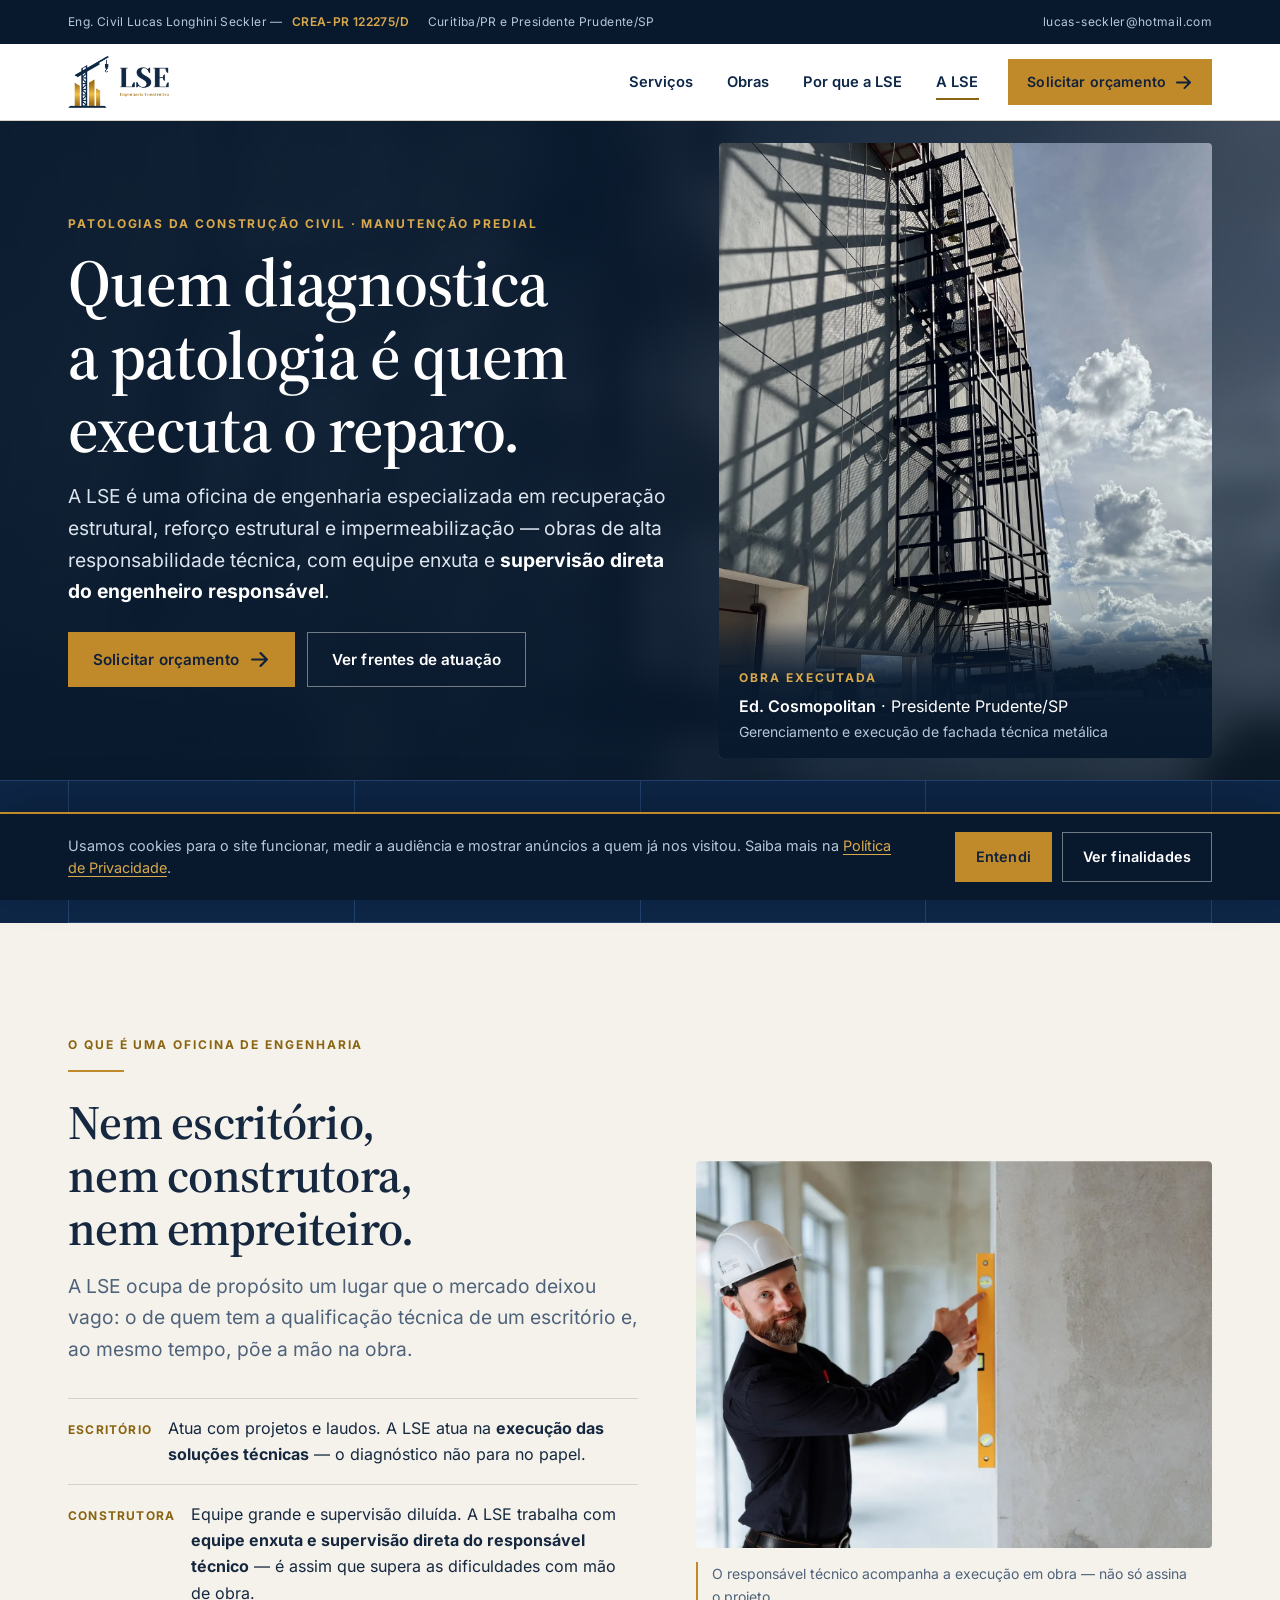
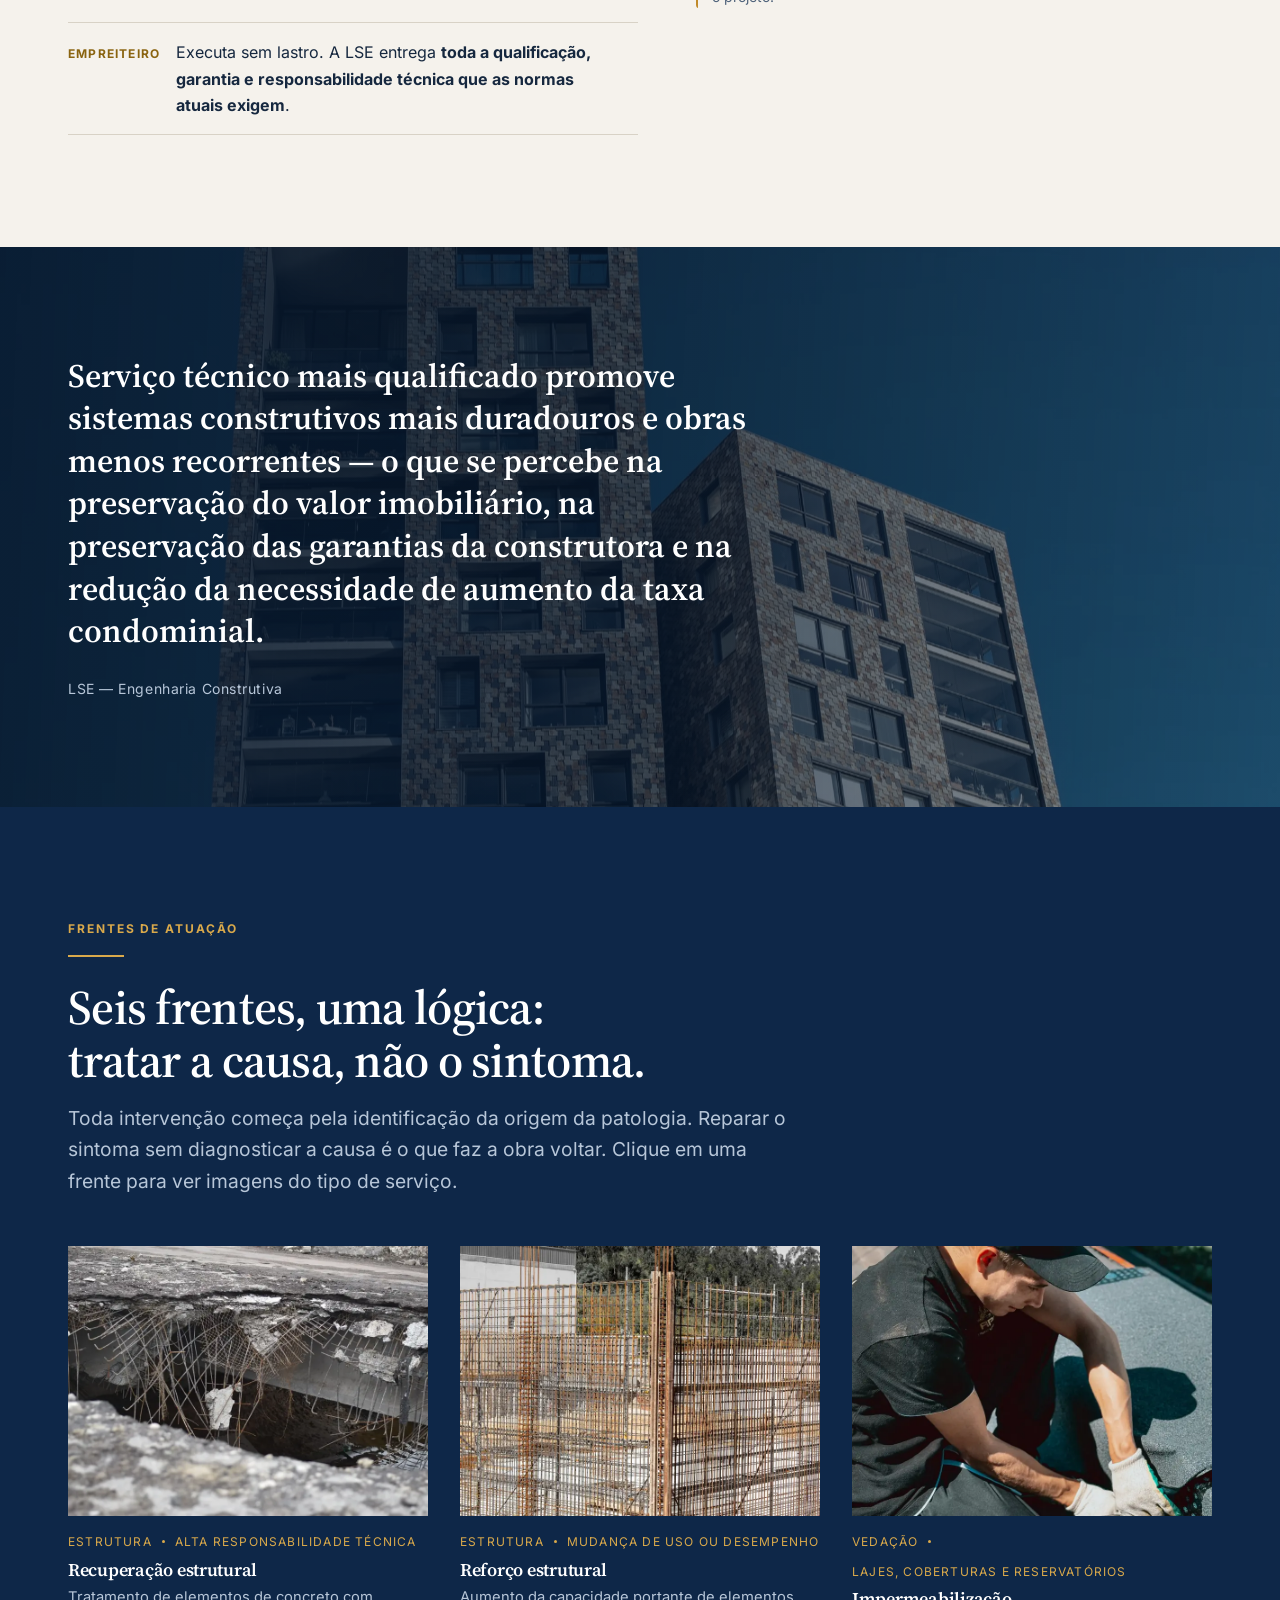
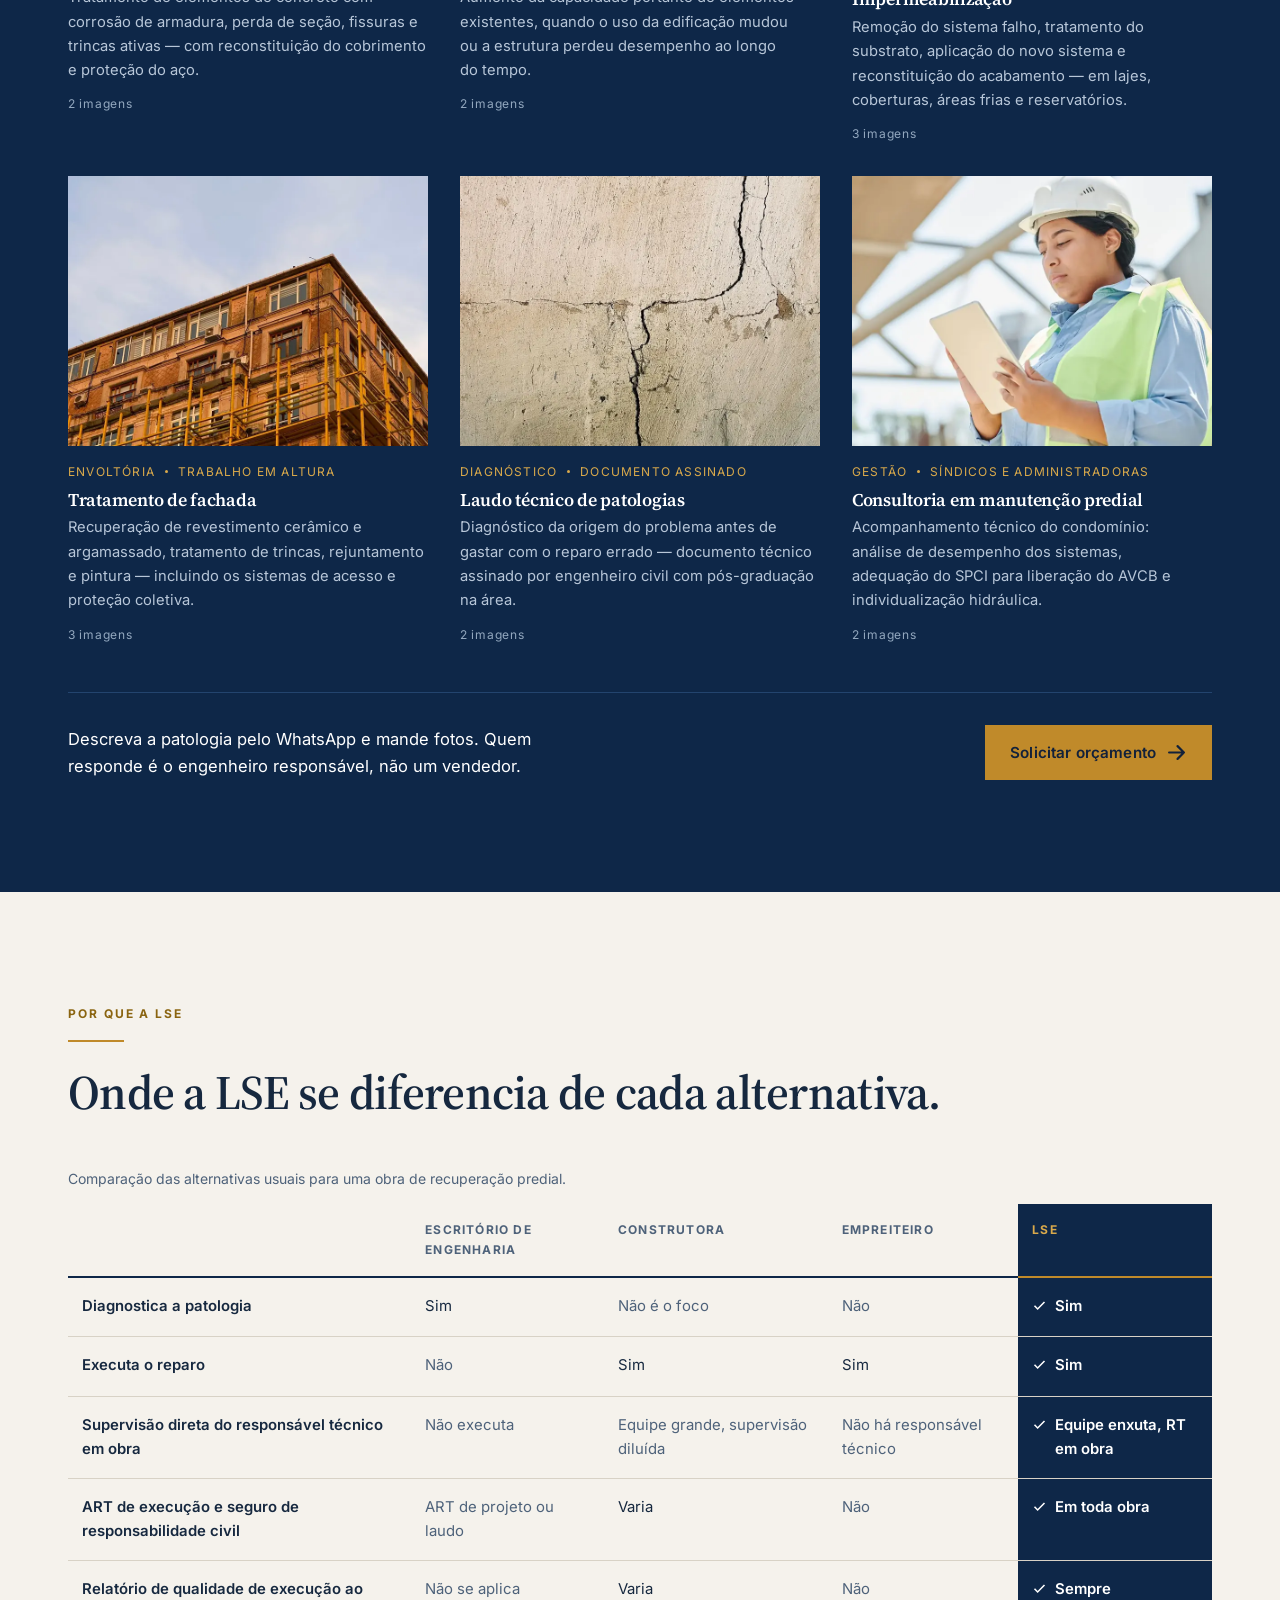
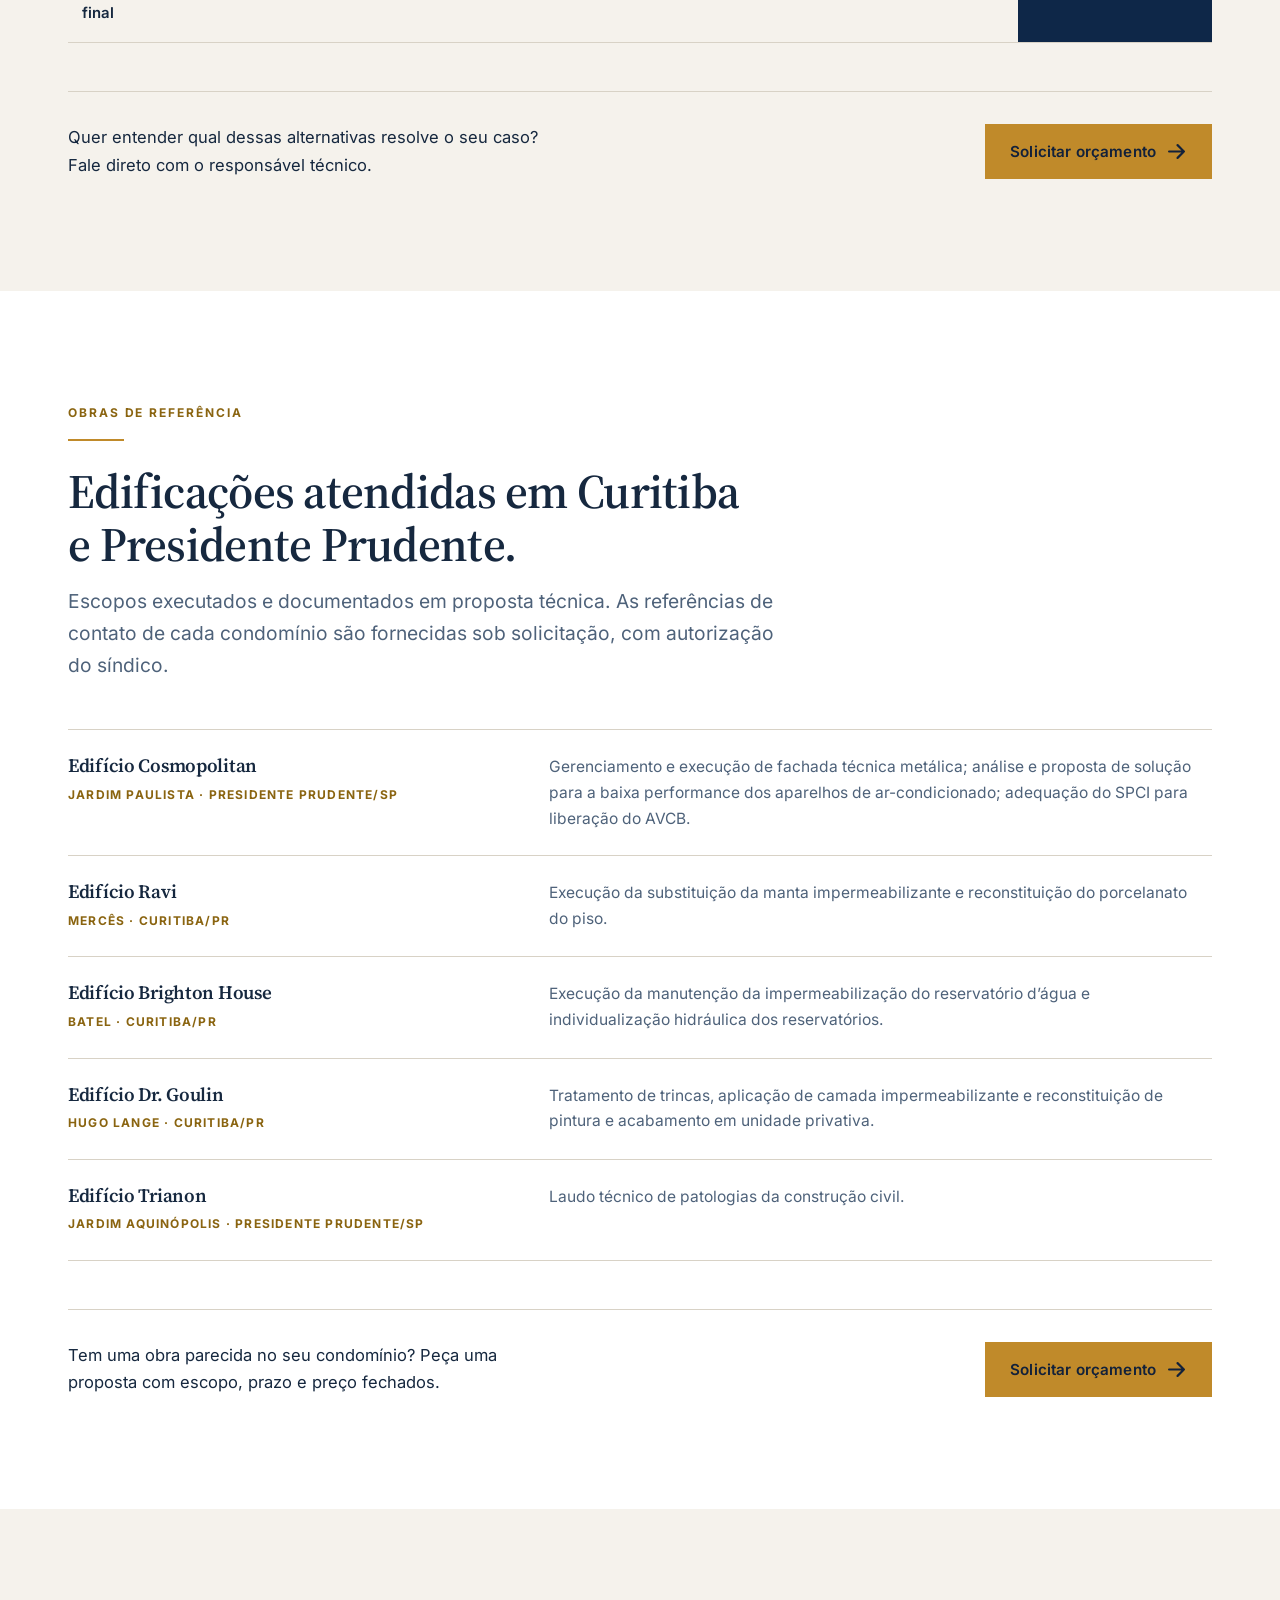
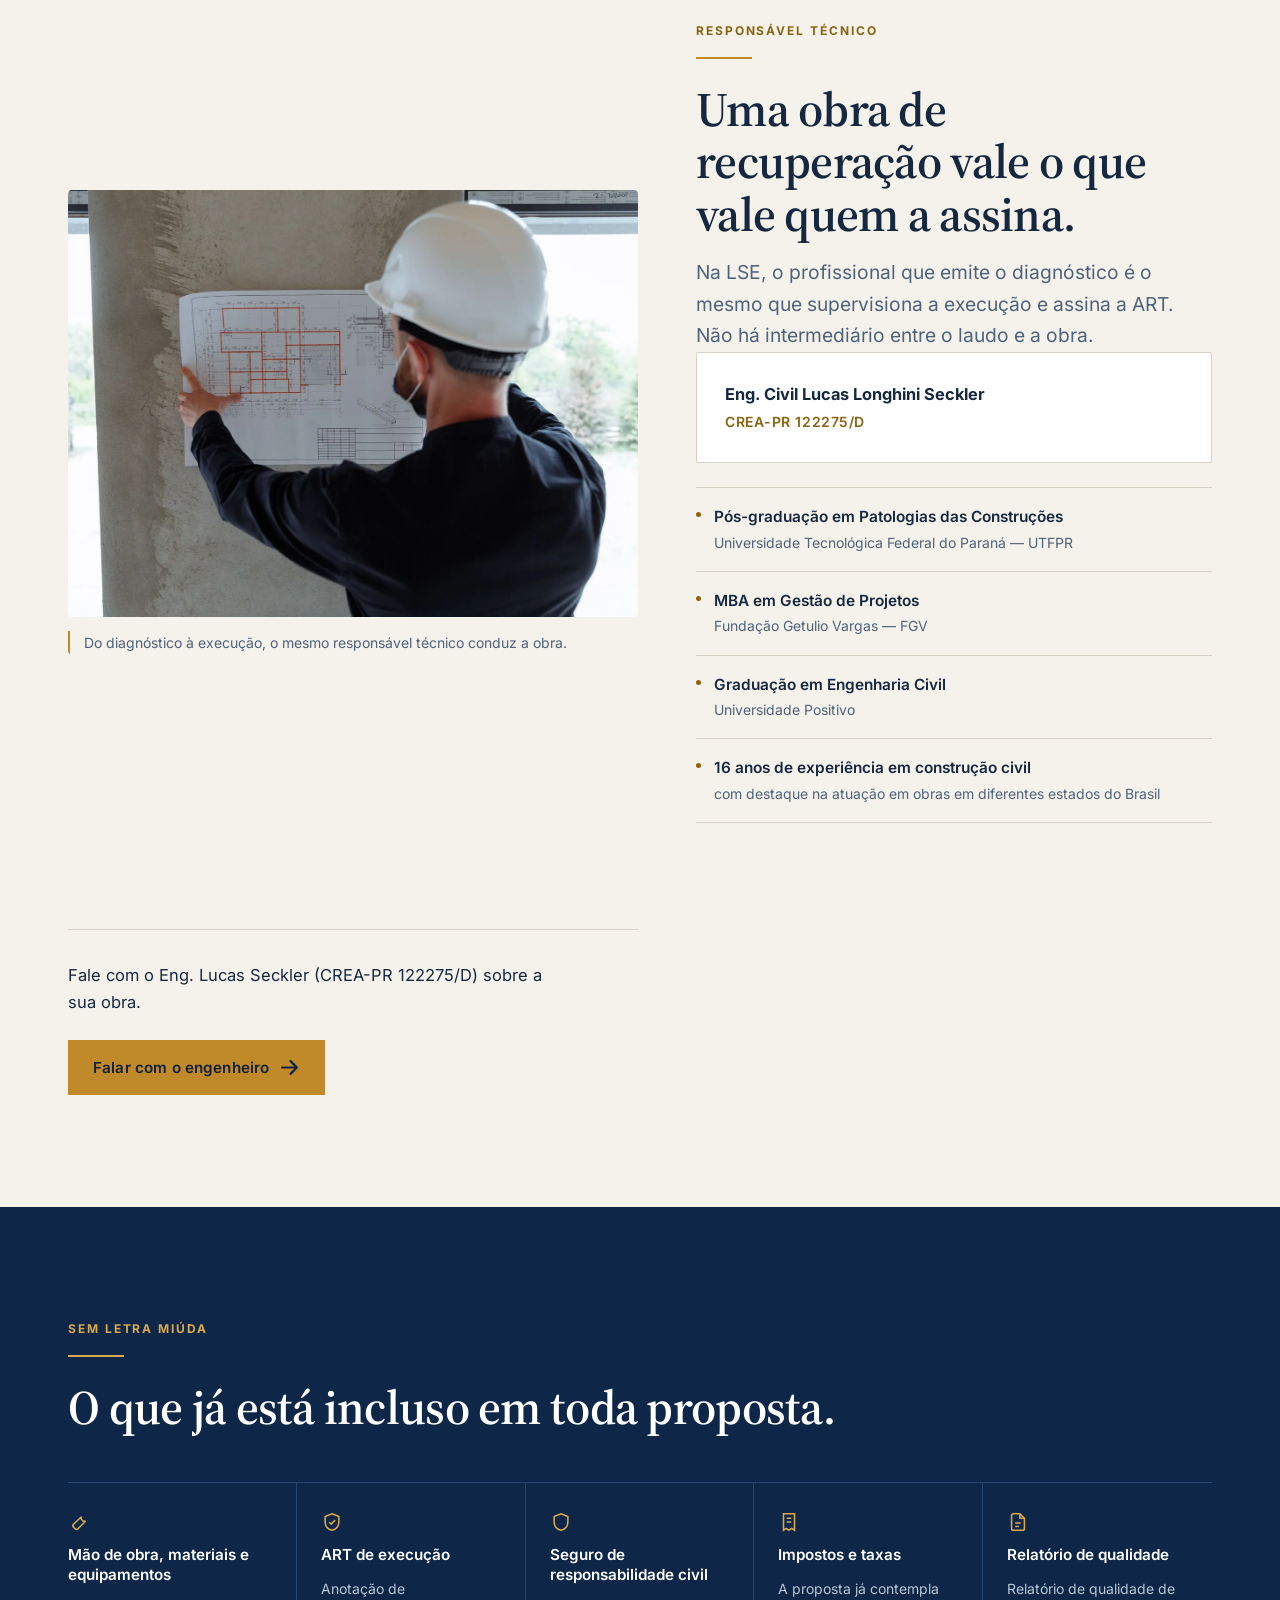
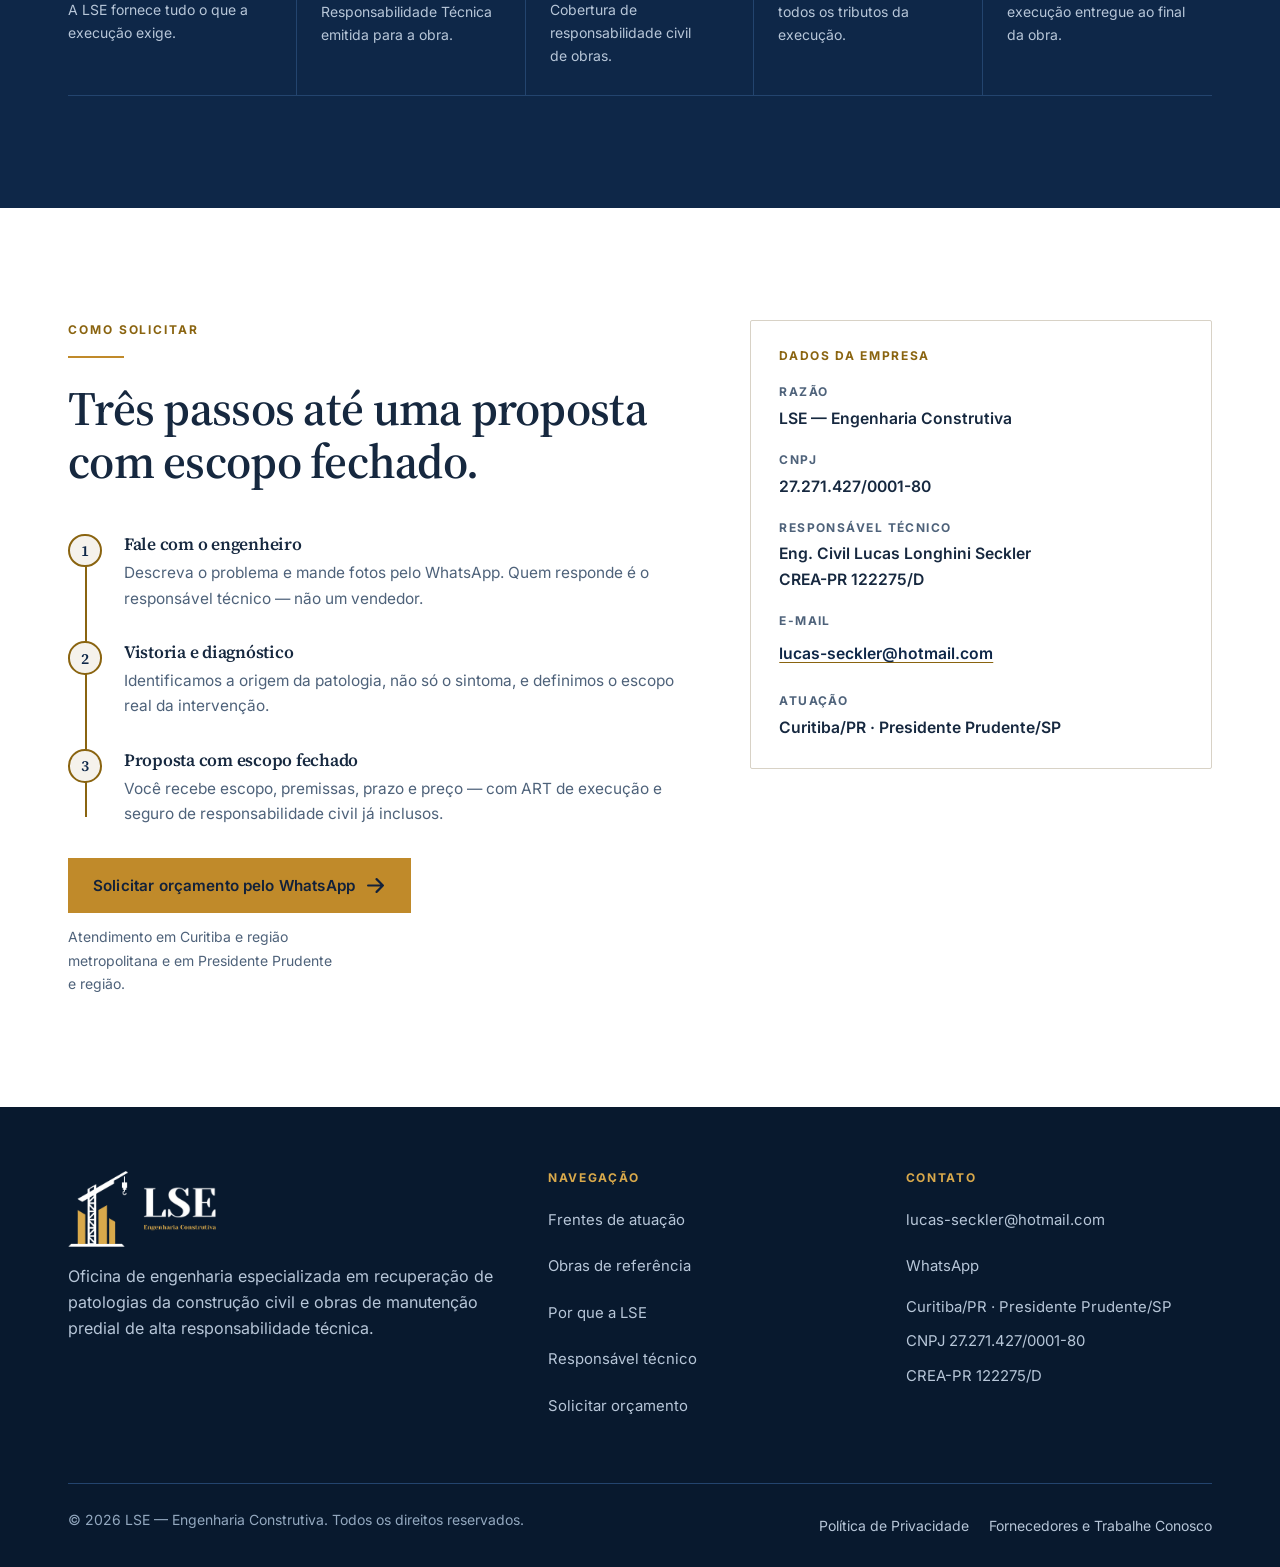
<file: deploy-vercel/index.html>
<!DOCTYPE html>
<html lang="pt-BR">
<head>
<meta charset="utf-8">
<meta name="viewport" content="width=device-width, initial-scale=1">
<title>LSE — Engenharia Construtiva | Recuperação predial em Curitiba</title>
<meta name="description" content="Oficina de engenharia especializada em recuperação de patologias da construção civil: recuperação e reforço estrutural, impermeabilização, tratamento de fachada e laudo técnico. ART de execução e seguro de responsabilidade civil em toda obra. Curitiba/PR e Presidente Prudente/SP.">
<meta name="theme-color" content="#0E2748">
<link rel="canonical" href="https://www.lseengenharia.com.br/">

<meta property="og:type" content="website">
<meta property="og:locale" content="pt_BR">
<meta property="og:site_name" content="LSE — Engenharia Construtiva">
<meta property="og:title" content="LSE — Engenharia Construtiva">
<meta property="og:description" content="Quem diagnostica a patologia é quem executa o reparo. Recuperação estrutural, reforço e impermeabilização com ART de execução e seguro de responsabilidade civil.">
<meta property="og:image" content="https://www.lseengenharia.com.br/assets/img/hero-cosmopolitan.webp">
<meta name="twitter:card" content="summary_large_image">

<link rel="icon" href="assets/img/favicon.png" type="image/png">
<link rel="apple-touch-icon" href="assets/img/apple-touch-icon.png">

<link rel="preload" as="font" type="font/woff2" href="assets/fonts/source-serif-4-600-latin.woff2" crossorigin>
<link rel="preload" as="font" type="font/woff2" href="assets/fonts/inter-400-latin.woff2" crossorigin>
<link rel="preload" as="image" href="assets/img/hero-cosmopolitan.webp" fetchpriority="high">

<link rel="stylesheet" href="assets/css/fonts.css">
<link rel="stylesheet" href="assets/css/tokens.css">
<link rel="stylesheet" href="assets/css/styles.css?v=2">

<script type="application/ld+json">
{
  "@context":"https://schema.org",
  "@type":"ProfessionalService",
  "name":"LSE — Engenharia Construtiva",
  "description":"Engenharia especializada em recuperação de patologias da construção civil e obras de manutenção predial: recuperação estrutural, reforço estrutural e impermeabilização.",
  "url":"https://www.lseengenharia.com.br/",
  "image":"https://www.lseengenharia.com.br/assets/img/logo-lse-color.png",
  "email":"lucas-seckler@hotmail.com",
  "vatID":"27.271.427/0001-80",
  "address":{"@type":"PostalAddress","addressLocality":"Curitiba","addressRegion":"PR","addressCountry":"BR"},
  "areaServed":[
    {"@type":"City","name":"Curitiba"},
    {"@type":"City","name":"Presidente Prudente"}
  ],
  "founder":{
    "@type":"Person",
    "name":"Lucas Longhini Seckler",
    "jobTitle":"Engenheiro Civil",
    "identifier":"CREA-PR 122275/D"
  },
  "knowsAbout":["Recuperação estrutural","Reforço estrutural","Impermeabilização","Patologias da construção civil","Manutenção predial","Laudo técnico"]
}
</script>

<!-- Google Tag Manager -->
<script>(function(w,d,s,l,i){w[l]=w[l]||[];w[l].push({'gtm.start':
new Date().getTime(),event:'gtm.js'});var f=d.getElementsByTagName(s)[0],
j=d.createElement(s),dl=l!='dataLayer'?'&l='+l:'';j.async=true;j.src=
'https://www.googletagmanager.com/gtm.js?id='+i+dl;f.parentNode.insertBefore(j,f);
})(window,document,'script','dataLayer','GTM-M2LBB4QV');</script>
<!-- End Google Tag Manager -->
</head>

<body>
<!-- Google Tag Manager (noscript) -->
<noscript><iframe src="https://www.googletagmanager.com/ns.html?id=GTM-M2LBB4QV"
height="0" width="0" style="display:none;visibility:hidden"></iframe></noscript>
<!-- End Google Tag Manager (noscript) -->

<a class="skip-link" href="#conteudo">Pular para o conteúdo</a>

<!-- ============================ HEADER ============================ -->
<header class="site-header" data-condensed="false">
  <div class="topbar">
    <div class="container topbar-inner">
      <ul class="topbar-creds">
        <li><span class="tb-long">Eng. Civil Lucas Longhini Seckler —&nbsp;</span><b>CREA-PR 122275/D</b></li>
        <li>Curitiba/PR e Presidente Prudente/SP</li>
      </ul>
      <a href="mailto:lucas-seckler@hotmail.com">lucas-seckler@hotmail.com</a>
    </div>
  </div>

  <div class="navbar">
    <div class="container navbar-inner">
      <a class="brand" href="#topo" aria-label="LSE Engenharia Construtiva — ir para o início">
        <img src="assets/img/logo-lse-color.png" width="389" height="200"
             alt="LSE Engenharia Construtiva">
      </a>

      <div class="nav-drawer">
        <div class="nav-backdrop" aria-hidden="true"></div>
        <nav class="nav-menu" id="nav-menu" aria-label="Navegação principal">
          <a href="#atuacao">Serviços</a>
          <a href="#obras">Obras</a>
          <a href="#comparativo">Por que a LSE</a>
          <a href="#lse">A LSE</a>
          <span class="nav-cta">
            <a class="btn btn-primary" data-wa-btn="orçamento" href="#contato">
              Solicitar orçamento
              <svg viewBox="4 4 16 16" fill="none" stroke="currentColor" stroke-width="2" stroke-linecap="round" stroke-linejoin="round" aria-hidden="true"><path d="M5 12h14M13 6l6 6-6 6"/></svg>
            </a>
          </span>
        </nav>
      </div>

      <button class="nav-toggle" type="button" aria-expanded="false" aria-controls="nav-menu"
              aria-label="Abrir menu de navegação"><span></span></button>
    </div>
  </div>
</header>

<main id="conteudo">

<!-- ============================ HERO ============================ -->
<section class="hero" id="topo">
  <div class="hero-bg" aria-hidden="true">
    <img src="assets/img/hero-bg.webp" width="160" height="90" alt="" decoding="async">
  </div>
  <div class="container hero-grid">
    <div class="hero-inner">
      <span class="eyebrow">Patologias da construção civil · Manutenção predial</span>
      <h1>Quem diagnostica a patologia é quem executa&nbsp;o&nbsp;reparo.</h1>
      <p class="hero-lede">A LSE é uma oficina de engenharia especializada em recuperação
        estrutural, reforço estrutural e impermeabilização — obras de alta responsabilidade
        técnica, com equipe enxuta e <strong>supervisão direta do engenheiro responsável</strong>.</p>
      <div class="hero-actions">
        <a class="btn btn-primary" data-wa-btn="avaliação de uma patologia" href="#contato">
          Solicitar orçamento
          <svg viewBox="4 4 16 16" fill="none" stroke="currentColor" stroke-width="2" stroke-linecap="round" stroke-linejoin="round" aria-hidden="true"><path d="M5 12h14M13 6l6 6-6 6"/></svg>
        </a>
        <a class="btn btn-ghost" href="#atuacao">Ver frentes de atuação</a>
      </div>
    </div>

    <figure class="hero-figure">
      <img src="assets/img/hero-cosmopolitan.webp" width="1400" height="1750" fetchpriority="high"
           alt="Torre de fachada técnica metálica montada na lateral do Edifício Cosmopolitan, com a sombra da estrutura projetada na parede.">
      <figcaption>
        <span class="hero-figure-tag">Obra executada</span>
        <span class="hero-figure-obra"><b>Ed. Cosmopolitan</b> · Presidente&nbsp;Prudente/SP</span>
        <span>Gerenciamento e execução de fachada técnica&nbsp;metálica</span>
      </figcaption>
    </figure>
  </div>
</section>

<!-- ==================== FAIXA DE CREDENCIAIS ==================== -->
<section class="creds" aria-label="Credenciais técnicas">
  <div class="container">
    <div class="creds-grid">
      <div class="creds-item">
        <span class="creds-value"><span data-count="16">16</span> anos</span>
        <span class="creds-label">de construção civil, com obras em diferentes estados do Brasil</span>
      </div>
      <div class="creds-item">
        <span class="creds-value">CREA-PR</span>
        <span class="creds-label">registro 122275/D — engenheiro civil responsável técnico signatário</span>
      </div>
      <div class="creds-item">
        <span class="creds-value">ART + Seguro</span>
        <span class="creds-label">ART de execução e seguro de responsabilidade civil em toda obra</span>
      </div>
      <div class="creds-item">
        <span class="creds-value">PR e SP</span>
        <span class="creds-label">base em Curitiba, com atuação também em Presidente Prudente</span>
      </div>
    </div>
  </div>
</section>

<!-- ==================== POSICIONAMENTO ==================== -->
<section class="section bg-bone" id="posicionamento">
  <div class="container split">
    <div class="split-body" data-reveal>
      <span class="eyebrow">O que é uma oficina de engenharia</span>
      <div class="rule"></div>
      <h2 class="section-title">Nem escritório, nem construtora, nem&nbsp;empreiteiro.</h2>
      <p class="section-lede">A LSE ocupa de propósito um lugar que o mercado deixou vago: o de
        quem tem a qualificação técnica de um escritório e, ao mesmo tempo, põe a mão na obra.</p>

      <ul class="contrast-list">
        <li>
          <span class="contrast-key">Escritório</span>
          <span>Atua com projetos e laudos. A LSE atua na <strong>execução das soluções
            técnicas</strong> — o diagnóstico não para no papel.</span>
        </li>
        <li>
          <span class="contrast-key">Construtora</span>
          <span>Equipe grande e supervisão diluída. A LSE trabalha com <strong>equipe enxuta e
            supervisão direta do responsável técnico</strong> — é assim que supera as
            dificuldades com mão de obra.</span>
        </li>
        <li>
          <span class="contrast-key">Empreiteiro</span>
          <span>Executa sem lastro. A LSE entrega <strong>toda a qualificação, garantia e
            responsabilidade técnica que as normas atuais exigem</strong>.</span>
        </li>
      </ul>
    </div>

    <figure class="split-media" data-reveal="mask">
      <img src="assets/img/split-posicionamento.webp" width="1300" height="975" decoding="async"
           alt="Engenheiro com capacete de segurança conferindo o prumo de uma parede de concreto com nível de bolha.">
      <figcaption>O responsável técnico acompanha a execução em obra — não só assina o projeto.</figcaption>
    </figure>
  </div>
</section>

<!-- ==================== CITAÇÃO FULL-BLEED ==================== -->
<section class="imgband" aria-label="O valor de um serviço técnico qualificado">
  <div class="imgband-media" aria-hidden="true">
    <img src="assets/img/band-citacao.webp" width="2000" height="1000" loading="lazy" alt="">
  </div>
  <div class="container">
    <div class="pullquote" data-reveal="soft">
      <blockquote>Serviço técnico mais qualificado promove sistemas construtivos mais duradouros
        e obras menos recorrentes — o que se percebe na preservação do valor imobiliário, na
        preservação das garantias da construtora e na redução da necessidade de aumento da
        taxa condominial.</blockquote>
      <cite>LSE — Engenharia Construtiva</cite>
    </div>
  </div>
</section>

<!-- ==================== FRENTES DE ATUAÇÃO ==================== -->
<section class="section bg-navy" id="atuacao">
  <div class="container">
    <div class="section-head" data-reveal>
      <span class="eyebrow">Frentes de atuação</span>
      <div class="rule"></div>
      <h2 class="section-title">Seis frentes, uma&nbsp;lógica: tratar&nbsp;a&nbsp;causa, não&nbsp;o&nbsp;sintoma.</h2>
      <p class="section-lede">Toda intervenção começa pela identificação da origem da patologia.
        Reparar o sintoma sem diagnosticar a causa é o que faz a obra voltar. Clique em uma
        frente para ver imagens do tipo de serviço.</p>
    </div>

    <div class="pf-grid">
      <button class="pf-card" type="button" data-reveal
        data-title="Recuperação estrutural"
        data-gallery="assets/img/svc/estrutural/01.webp|assets/img/svc/estrutural/02.webp"
        data-captions="Concreto com perda de seção e armadura exposta — quadro típico de corrosão avançada.|Parede de concreto degradada, com armadura aparente e desagregação do cobrimento.">
        <span class="pf-thumb">
          <img src="assets/img/svc/estrutural/capa.webp" width="800" height="600" loading="lazy"
               alt="Laje de concreto rompida com armadura de aço exposta e enferrujada.">
          <span class="pf-zoom" aria-hidden="true">
            <svg viewBox="0 0 24 24" fill="none" stroke="currentColor" stroke-width="2"><circle cx="11" cy="11" r="7"/><path d="M20 20l-3.5-3.5M11 8v6M8 11h6"/></svg>
          </span>
        </span>
        <span class="pf-meta">Estrutura<span class="dot"></span>Alta responsabilidade técnica</span>
        <h3>Recuperação estrutural</h3>
        <p>Tratamento de elementos de concreto com corrosão de armadura, perda de seção,
          fissuras e trincas ativas — com reconstituição do cobrimento e proteção do aço.</p>
        <span class="pf-count">2 imagens</span>
      </button>

      <button class="pf-card" type="button" data-reveal
        data-title="Reforço estrutural"
        data-gallery="assets/img/svc/reforco/01.webp|assets/img/svc/reforco/02.webp"
        data-captions="Malha de armadura preparada para reforço de elemento estrutural.|Elemento de concreto com armadura de espera para complementação estrutural.">
        <span class="pf-thumb">
          <img src="assets/img/svc/reforco/capa.webp" width="800" height="600" loading="lazy"
               alt="Malha densa de barras de aço de reforço montada em uma obra.">
          <span class="pf-zoom" aria-hidden="true">
            <svg viewBox="0 0 24 24" fill="none" stroke="currentColor" stroke-width="2"><circle cx="11" cy="11" r="7"/><path d="M20 20l-3.5-3.5M11 8v6M8 11h6"/></svg>
          </span>
        </span>
        <span class="pf-meta">Estrutura<span class="dot"></span>Mudança de uso ou desempenho</span>
        <h3>Reforço estrutural</h3>
        <p>Aumento da capacidade portante de elementos existentes, quando o uso da edificação
          mudou ou a estrutura perdeu desempenho ao longo do tempo.</p>
        <span class="pf-count">2 imagens</span>
      </button>

      <button class="pf-card" type="button" data-reveal
        data-title="Impermeabilização"
        data-gallery="assets/img/svc/impermeabilizacao/01.webp|assets/img/svc/impermeabilizacao/02.webp|assets/img/svc/impermeabilizacao/03.webp"
        data-captions="Aplicação de manta impermeabilizante sobre laje.|Preparo e posicionamento da manta em cobertura plana.|Aderência da manta asfáltica com maçarico, etapa crítica do sistema.">
        <span class="pf-thumb">
          <img src="assets/img/svc/impermeabilizacao/capa.webp" width="800" height="600" loading="lazy"
               alt="Profissional aplicando manta impermeabilizante em laje de cobertura.">
          <span class="pf-zoom" aria-hidden="true">
            <svg viewBox="0 0 24 24" fill="none" stroke="currentColor" stroke-width="2"><circle cx="11" cy="11" r="7"/><path d="M20 20l-3.5-3.5M11 8v6M8 11h6"/></svg>
          </span>
        </span>
        <span class="pf-meta">Vedação<span class="dot"></span>Lajes, coberturas e reservatórios</span>
        <h3>Impermeabilização</h3>
        <p>Remoção do sistema falho, tratamento do substrato, aplicação do novo sistema e
          reconstituição do acabamento — em lajes, coberturas, áreas frias e reservatórios.</p>
        <span class="pf-count">3 imagens</span>
      </button>

      <button class="pf-card" type="button" data-reveal
        data-title="Tratamento de fachada"
        data-gallery="assets/img/svc/fachada/01.webp|assets/img/svc/fachada/02.webp|assets/img/svc/fachada/03.webp"
        data-captions="Edifício com andaime montado para intervenção em fachada.|Fachada protegida durante a execução dos serviços.|Trabalho em altura na recuperação de revestimento de fachada.">
        <span class="pf-thumb">
          <img src="assets/img/svc/fachada/capa.webp" width="800" height="600" loading="lazy"
               alt="Edifício com andaime metálico montado em toda a fachada para obra de recuperação.">
          <span class="pf-zoom" aria-hidden="true">
            <svg viewBox="0 0 24 24" fill="none" stroke="currentColor" stroke-width="2"><circle cx="11" cy="11" r="7"/><path d="M20 20l-3.5-3.5M11 8v6M8 11h6"/></svg>
          </span>
        </span>
        <span class="pf-meta">Envoltória<span class="dot"></span>Trabalho em altura</span>
        <h3>Tratamento de fachada</h3>
        <p>Recuperação de revestimento cerâmico e argamassado, tratamento de trincas,
          rejuntamento e pintura — incluindo os sistemas de acesso e proteção coletiva.</p>
        <span class="pf-count">3 imagens</span>
      </button>

      <button class="pf-card" type="button" data-reveal
        data-title="Laudo técnico de patologias"
        data-gallery="assets/img/svc/laudo/01.webp|assets/img/svc/laudo/02.webp"
        data-captions="Trinca em alvenaria — o traçado da fissura indica a origem do movimento.|Fachada com fissuração e destacamento de revestimento.">
        <span class="pf-thumb">
          <img src="assets/img/svc/laudo/capa.webp" width="800" height="600" loading="lazy"
               alt="Trinca vertical em parede rebocada, típica de patologia da construção civil.">
          <span class="pf-zoom" aria-hidden="true">
            <svg viewBox="0 0 24 24" fill="none" stroke="currentColor" stroke-width="2"><circle cx="11" cy="11" r="7"/><path d="M20 20l-3.5-3.5M11 8v6M8 11h6"/></svg>
          </span>
        </span>
        <span class="pf-meta">Diagnóstico<span class="dot"></span>Documento assinado</span>
        <h3>Laudo técnico de patologias</h3>
        <p>Diagnóstico da origem do problema antes de gastar com o reparo errado — documento
          técnico assinado por engenheiro civil com pós-graduação na área.</p>
        <span class="pf-count">2 imagens</span>
      </button>

      <button class="pf-card" type="button" data-reveal
        data-title="Consultoria técnica em manutenção predial"
        data-gallery="assets/img/svc/consultoria/01.webp|assets/img/svc/consultoria/02.webp"
        data-captions="Vistoria técnica com registro em campo dos sistemas prediais.|Casa de máquinas e sistemas prediais — objeto recorrente da consultoria.">
        <span class="pf-thumb">
          <img src="assets/img/svc/consultoria/capa.webp" width="800" height="600" loading="lazy"
               alt="Engenheira com capacete e colete registrando uma vistoria técnica em tablet.">
          <span class="pf-zoom" aria-hidden="true">
            <svg viewBox="0 0 24 24" fill="none" stroke="currentColor" stroke-width="2"><circle cx="11" cy="11" r="7"/><path d="M20 20l-3.5-3.5M11 8v6M8 11h6"/></svg>
          </span>
        </span>
        <span class="pf-meta">Gestão<span class="dot"></span>Síndicos e administradoras</span>
        <h3>Consultoria em manutenção predial</h3>
        <p>Acompanhamento técnico do condomínio: análise de desempenho dos sistemas,
          adequação do SPCI para liberação do AVCB e individualização hidráulica.</p>
        <span class="pf-count">2 imagens</span>
      </button>
    </div>
    <div class="section-cta" data-reveal>
      <p>Descreva a patologia pelo WhatsApp e mande fotos. Quem responde é o engenheiro responsável, não um vendedor.</p>
      <a class="btn btn-primary" data-wa-btn="avaliação de uma patologia" href="#contato">Solicitar orçamento
        <svg viewBox="4 4 16 16" fill="none" stroke="currentColor" stroke-width="2" stroke-linecap="round" stroke-linejoin="round" aria-hidden="true"><path d="M5 12h14M13 6l6 6-6 6"/></svg>
      </a>
    </div>
  </div>
</section>

<!-- ==================== TABELA COMPARATIVA ==================== -->
<section class="section bg-bone" id="comparativo">
  <div class="container">
    <div class="section-head" data-reveal>
      <span class="eyebrow">Por que a LSE</span>
      <div class="rule"></div>
      <h2 class="section-title">Onde a LSE se diferencia de cada&nbsp;alternativa.</h2>
    </div>

    <div class="cmp-table-wrap" data-reveal>
      <table class="cmp-table">
        <caption>Comparação das alternativas usuais para uma obra de recuperação predial.</caption>
        <thead>
          <tr>
            <th scope="col"><span class="visually-hidden">Critério</span></th>
            <th scope="col">Escritório de engenharia</th>
            <th scope="col">Construtora</th>
            <th scope="col">Empreiteiro</th>
            <th scope="col" class="col-lse">LSE</th>
          </tr>
        </thead>
        <tbody>
          <tr>
            <th scope="row">Diagnostica a patologia</th>
            <td data-col="Escritório de engenharia">Sim</td>
            <td data-col="Construtora" class="neg">Não é o foco</td>
            <td data-col="Empreiteiro" class="neg">Não</td>
            <td data-col="LSE" class="col-lse"><span class="mark"><svg viewBox="0 0 24 24" fill="none" stroke="currentColor" stroke-width="2.5" aria-hidden="true"><path d="M4 12.5l5 5L20 6.5"/></svg>Sim</span></td>
          </tr>
          <tr>
            <th scope="row">Executa o reparo</th>
            <td data-col="Escritório de engenharia" class="neg">Não</td>
            <td data-col="Construtora">Sim</td>
            <td data-col="Empreiteiro">Sim</td>
            <td data-col="LSE" class="col-lse"><span class="mark"><svg viewBox="0 0 24 24" fill="none" stroke="currentColor" stroke-width="2.5" aria-hidden="true"><path d="M4 12.5l5 5L20 6.5"/></svg>Sim</span></td>
          </tr>
          <tr>
            <th scope="row">Supervisão direta do responsável técnico em obra</th>
            <td data-col="Escritório de engenharia" class="neg">Não executa</td>
            <td data-col="Construtora" class="neg">Equipe grande, supervisão diluída</td>
            <td data-col="Empreiteiro" class="neg">Não há responsável técnico</td>
            <td data-col="LSE" class="col-lse"><span class="mark"><svg viewBox="0 0 24 24" fill="none" stroke="currentColor" stroke-width="2.5" aria-hidden="true"><path d="M4 12.5l5 5L20 6.5"/></svg>Equipe enxuta, RT em obra</span></td>
          </tr>
          <tr>
            <th scope="row">ART de execução e seguro de responsabilidade civil</th>
            <td data-col="Escritório de engenharia" class="neg">ART de projeto ou laudo</td>
            <td data-col="Construtora">Varia</td>
            <td data-col="Empreiteiro" class="neg">Não</td>
            <td data-col="LSE" class="col-lse"><span class="mark"><svg viewBox="0 0 24 24" fill="none" stroke="currentColor" stroke-width="2.5" aria-hidden="true"><path d="M4 12.5l5 5L20 6.5"/></svg>Em toda obra</span></td>
          </tr>
          <tr>
            <th scope="row">Relatório de qualidade de execução ao final</th>
            <td data-col="Escritório de engenharia" class="neg">Não se aplica</td>
            <td data-col="Construtora">Varia</td>
            <td data-col="Empreiteiro" class="neg">Não</td>
            <td data-col="LSE" class="col-lse"><span class="mark"><svg viewBox="0 0 24 24" fill="none" stroke="currentColor" stroke-width="2.5" aria-hidden="true"><path d="M4 12.5l5 5L20 6.5"/></svg>Sempre</span></td>
          </tr>
        </tbody>
      </table>
    </div>

    <div class="section-cta" data-reveal>
      <p>Quer entender qual dessas alternativas resolve o seu caso? Fale direto com o responsável técnico.</p>
      <a class="btn btn-primary" data-wa-btn="orientação técnica sobre o meu caso" href="#contato">Solicitar orçamento
        <svg viewBox="4 4 16 16" fill="none" stroke="currentColor" stroke-width="2" stroke-linecap="round" stroke-linejoin="round" aria-hidden="true"><path d="M5 12h14M13 6l6 6-6 6"/></svg>
      </a>
    </div>
  </div>
</section>

<!-- ==================== OBRAS DE REFERÊNCIA ==================== -->
<section class="section bg-white" id="obras">
  <div class="container">
    <div class="section-head" data-reveal>
      <span class="eyebrow">Obras de referência</span>
      <div class="rule"></div>
      <h2 class="section-title">Edificações atendidas em&nbsp;Curitiba e Presidente&nbsp;Prudente.</h2>
      <p class="section-lede">Escopos executados e documentados em proposta técnica. As
        referências de contato de cada condomínio são fornecidas sob solicitação, com
        autorização do síndico.</p>
    </div>

    <ul class="ref-list" data-reveal>
      <li>
        <div class="ref-head">
          <h3>Edifício Cosmopolitan</h3>
          <span class="ref-place">Jardim Paulista · Presidente Prudente/SP</span>
        </div>
        <p>Gerenciamento e execução de fachada técnica metálica; análise e proposta de solução
          para a baixa performance dos aparelhos de ar-condicionado; adequação do SPCI para
          liberação do AVCB.</p>
      </li>
      <li>
        <div class="ref-head">
          <h3>Edifício Ravi</h3>
          <span class="ref-place">Mercês · Curitiba/PR</span>
        </div>
        <p>Execução da substituição da manta impermeabilizante e reconstituição do porcelanato
          do piso.</p>
      </li>
      <li>
        <div class="ref-head">
          <h3>Edifício Brighton House</h3>
          <span class="ref-place">Batel · Curitiba/PR</span>
        </div>
        <p>Execução da manutenção da impermeabilização do reservatório d’água e
          individualização hidráulica dos reservatórios.</p>
      </li>
      <li>
        <div class="ref-head">
          <h3>Edifício Dr. Goulin</h3>
          <span class="ref-place">Hugo Lange · Curitiba/PR</span>
        </div>
        <p>Tratamento de trincas, aplicação de camada impermeabilizante e reconstituição de
          pintura e acabamento em unidade privativa.</p>
      </li>
      <li>
        <div class="ref-head">
          <h3>Edifício Trianon</h3>
          <span class="ref-place">Jardim Aquinópolis · Presidente Prudente/SP</span>
        </div>
        <p>Laudo técnico de patologias da construção&nbsp;civil.</p>
      </li>
    </ul>
    <div class="section-cta" data-reveal>
      <p>Tem uma obra parecida no seu condomínio? Peça uma proposta com escopo, prazo e preço fechados.</p>
      <a class="btn btn-primary" data-wa-btn="uma proposta para o meu condomínio" href="#contato">Solicitar orçamento
        <svg viewBox="4 4 16 16" fill="none" stroke="currentColor" stroke-width="2" stroke-linecap="round" stroke-linejoin="round" aria-hidden="true"><path d="M5 12h14M13 6l6 6-6 6"/></svg>
      </a>
    </div>
  </div>
</section>

<!-- ==================== A LSE / RESPONSÁVEL TÉCNICO ==================== -->
<section class="section bg-bone" id="lse">
  <div class="container split is-reversed">
    <div class="split-body" data-reveal>
      <span class="eyebrow">Responsável técnico</span>
      <div class="rule"></div>
      <h2 class="section-title">Uma obra&nbsp;de recuperação vale&nbsp;o&nbsp;que vale quem&nbsp;a&nbsp;assina.</h2>
      <p class="section-lede">Na LSE, o profissional que emite o diagnóstico é o mesmo que
        supervisiona a execução e assina a ART. Não há intermediário entre o laudo e a obra.</p>

      <div class="rt-card">
        <div>
          <span class="rt-name">Eng. Civil Lucas Longhini Seckler</span>
          <span class="rt-crea">CREA-PR 122275/D</span>
        </div>
      </div>

      <ul class="creds-formacao">
        <li><b>Pós-graduação em Patologias das Construções</b>
            <span>Universidade Tecnológica Federal do Paraná&nbsp;— UTFPR</span></li>
        <li><b>MBA em Gestão de Projetos</b>
            <span>Fundação Getulio Vargas&nbsp;— FGV</span></li>
        <li><b>Graduação em Engenharia Civil</b>
            <span>Universidade Positivo</span></li>
        <li><b>16 anos de experiência em construção civil</b>
            <span>com destaque na atuação em obras em diferentes estados do Brasil</span></li>
      </ul>
    </div>

    <figure class="split-media" data-reveal="mask">
      <img src="assets/img/split-sobre.webp" width="1300" height="975" loading="lazy" decoding="async"
           alt="Engenheiro de capacete analisando uma prancha de projeto em obra.">
      <figcaption>Do diagnóstico à execução, o mesmo responsável técnico conduz a obra.</figcaption>
    </figure>
    <div class="section-cta" data-reveal>
      <p>Fale com o Eng. Lucas Seckler (CREA-PR 122275/D) sobre a sua obra.</p>
      <a class="btn btn-primary" data-wa-btn="falar com o engenheiro responsável" href="#contato">Falar com o engenheiro
        <svg viewBox="4 4 16 16" fill="none" stroke="currentColor" stroke-width="2" stroke-linecap="round" stroke-linejoin="round" aria-hidden="true"><path d="M5 12h14M13 6l6 6-6 6"/></svg>
      </a>
    </div>
  </div>
</section>

<!-- ==================== INCLUSO EM TODA OBRA ==================== -->
<section class="section bg-navy" aria-labelledby="incluso-t">
  <div class="container">
    <div class="section-head" data-reveal>
      <span class="eyebrow">Sem letra miúda</span>
      <div class="rule"></div>
      <h2 class="section-title" id="incluso-t">O que já está incluso em toda&nbsp;proposta.</h2>
    </div>

    <ul class="incl" data-reveal="soft">
      <li>
        <svg viewBox="0 0 24 24" fill="none" stroke="currentColor" stroke-width="1.7" aria-hidden="true"><path d="M14.7 6.3a3.5 3.5 0 004.6 4.6l-8.4 8.4a2.3 2.3 0 01-3.2 0l-1.7-1.7a2.3 2.3 0 010-3.2z"/></svg>
        <b>Mão de obra, materiais e equipamentos</b>
        <span>A LSE fornece tudo o que a execução exige.</span>
      </li>
      <li>
        <svg viewBox="0 0 24 24" fill="none" stroke="currentColor" stroke-width="1.7" aria-hidden="true"><path d="M12 3l7.5 3v5.6c0 4.5-3.1 8.2-7.5 9.4-4.4-1.2-7.5-4.9-7.5-9.4V6z"/><path d="M9 12.2l2.1 2.1L15.4 10"/></svg>
        <b>ART de execução</b>
        <span>Anotação de Responsabilidade Técnica emitida para a obra.</span>
      </li>
      <li>
        <svg viewBox="0 0 24 24" fill="none" stroke="currentColor" stroke-width="1.7" aria-hidden="true"><path d="M12 3l7.5 3v5.6c0 4.5-3.1 8.2-7.5 9.4-4.4-1.2-7.5-4.9-7.5-9.4V6z"/></svg>
        <b>Seguro de responsabilidade civil</b>
        <span>Cobertura de responsabilidade civil de obras.</span>
      </li>
      <li>
        <svg viewBox="0 0 24 24" fill="none" stroke="currentColor" stroke-width="1.7" aria-hidden="true"><path d="M6 3h12v18l-3-2-3 2-3-2-3 2z"/><path d="M9.5 8h5M9.5 12h5"/></svg>
        <b>Impostos e taxas</b>
        <span>A proposta já contempla todos os tributos da execução.</span>
      </li>
      <li>
        <svg viewBox="0 0 24 24" fill="none" stroke="currentColor" stroke-width="1.7" aria-hidden="true"><path d="M14 3H7a2 2 0 00-2 2v14a2 2 0 002 2h10a2 2 0 002-2V8z"/><path d="M14 3v5h5M9 13h6M9 17h4"/></svg>
        <b>Relatório de qualidade</b>
        <span>Relatório de qualidade de execução entregue ao final da obra.</span>
      </li>
    </ul>
  </div>
</section>

<!-- ==================== CTA FINAL ==================== -->
<section class="section bg-white" id="contato">
  <div class="container cta-split">
    <div data-reveal>
      <span class="eyebrow">Como solicitar</span>
      <div class="rule"></div>
      <h2 class="section-title">Três passos até uma proposta com escopo&nbsp;fechado.</h2>

      <div class="steps">
        <div class="step">
          <span class="step-n" aria-hidden="true">1</span>
          <h3>Fale com o engenheiro</h3>
          <p>Descreva o problema e mande fotos pelo WhatsApp. Quem responde é o responsável
            técnico — não um vendedor.</p>
        </div>
        <div class="step">
          <span class="step-n" aria-hidden="true">2</span>
          <h3>Vistoria e diagnóstico</h3>
          <p>Identificamos a origem da patologia, não só o sintoma, e definimos o escopo real
            da intervenção.</p>
        </div>
        <div class="step">
          <span class="step-n" aria-hidden="true">3</span>
          <h3>Proposta com escopo fechado</h3>
          <p>Você recebe escopo, premissas, prazo e preço — com ART de execução e seguro de
            responsabilidade civil já inclusos.</p>
        </div>
      </div>

      <div class="cta-actions">
        <a class="btn btn-primary" data-wa-btn="uma proposta de recuperação predial" href="#contato">
          Solicitar orçamento pelo WhatsApp
          <svg viewBox="4 4 16 16" fill="none" stroke="currentColor" stroke-width="2" stroke-linecap="round" stroke-linejoin="round" aria-hidden="true"><path d="M5 12h14M13 6l6 6-6 6"/></svg>
        </a>
        <p class="cta-note">Atendimento em Curitiba e região metropolitana e em Presidente
          Prudente e região.</p>
      </div>
    </div>

    <aside class="contact-aside" data-reveal>
      <h3>Dados da empresa</h3>
      <dl>
        <div>
          <dt>Razão</dt>
          <dd>LSE — Engenharia Construtiva</dd>
        </div>
        <div>
          <dt>CNPJ</dt>
          <dd>27.271.427/0001-80</dd>
        </div>
        <div>
          <dt>Responsável técnico</dt>
          <dd>Eng. Civil Lucas Longhini Seckler<br>CREA-PR 122275/D</dd>
        </div>
        <div>
          <dt>E-mail</dt>
          <dd><a href="mailto:lucas-seckler@hotmail.com">lucas-seckler@hotmail.com</a></dd>
        </div>
        <div>
          <dt>Atuação</dt>
          <dd>Curitiba/PR · Presidente Prudente/SP</dd>
        </div>
      </dl>
    </aside>
  </div>
</section>

</main>

<!-- ============================ RODAPÉ ============================ -->
<footer class="site-footer">
  <div class="container">
    <div class="footer-top">
      <div>
        <img class="footer-logo" src="assets/img/logo-lse-branco.png" width="389" height="200"
             alt="LSE Engenharia Construtiva">
        <p>Oficina de engenharia especializada em recuperação de patologias da construção civil
          e obras de manutenção predial de alta responsabilidade técnica.</p>
      </div>
      <div>
        <h3>Navegação</h3>
        <ul>
          <li><a href="#atuacao">Frentes de atuação</a></li>
          <li><a href="#obras">Obras de referência</a></li>
          <li><a href="#comparativo">Por que a LSE</a></li>
          <li><a href="#lse">Responsável técnico</a></li>
          <li><a href="#contato">Solicitar orçamento</a></li>
        </ul>
      </div>
      <div>
        <h3>Contato</h3>
        <ul>
          <li><a href="mailto:lucas-seckler@hotmail.com">lucas-seckler@hotmail.com</a></li>
          <li><a data-wa-btn="atendimento" href="#contato">WhatsApp</a></li>
          <li>Curitiba/PR · Presidente Prudente/SP</li>
          <li>CNPJ 27.271.427/0001-80</li>
          <li>CREA-PR 122275/D</li>
        </ul>
      </div>
    </div>
    <div class="footer-bottom">
      <p>© <span data-year>2026</span> LSE — Engenharia Construtiva. Todos os direitos reservados.</p>
      <div class="footer-legal">
        <a href="privacidade.html">Política de Privacidade</a>
        <a href="fornecedores.html">Fornecedores e Trabalhe Conosco</a>
      </div>
    </div>
  </div>
</footer>

<!-- ============================ LIGHTBOX ============================ -->
<div class="lb" id="lightbox" hidden role="dialog" aria-modal="true" aria-label="Galeria de imagens">
  <div class="lb-bar">
    <p class="lb-title"></p>
    <p class="lb-counter"></p>
    <button class="lb-btn lb-close" type="button" aria-label="Fechar galeria">
      <svg viewBox="0 0 24 24" fill="none" stroke="currentColor" stroke-width="2" aria-hidden="true"><path d="M6 6l12 12M18 6L6 18"/></svg>
    </button>
  </div>
  <div class="lb-stage">
    <button class="lb-btn lb-nav is-prev" type="button" aria-label="Imagem anterior">
      <svg viewBox="0 0 24 24" fill="none" stroke="currentColor" stroke-width="2" aria-hidden="true"><path d="M15 5l-7 7 7 7"/></svg>
    </button>
    <img src="[data-uri]" alt="" width="1" height="1">
    <button class="lb-btn lb-nav is-next" type="button" aria-label="Próxima imagem">
      <svg viewBox="0 0 24 24" fill="none" stroke="currentColor" stroke-width="2" aria-hidden="true"><path d="M9 5l7 7-7 7"/></svg>
    </button>
  </div>
  <p class="lb-caption"></p>
</div>

<!-- ============================ COOKIES (LGPD) ============================ -->
<div class="cookie-bar" id="cookie-bar" hidden role="region" aria-label="Aviso de cookies">
  <div class="container cookie-inner">
    <p class="cookie-text">Usamos cookies para o site funcionar, medir a audiência e mostrar
      anúncios a quem já nos visitou. Saiba mais na
      <a href="privacidade.html">Política de Privacidade</a>.</p>
    <div class="cookie-actions">
      <button class="btn btn-primary" type="button" data-cookie-ok>Entendi</button>
      <button class="btn btn-ghost" type="button" data-cookie-more aria-expanded="false" aria-controls="cookie-fins">Ver finalidades</button>
    </div>
    <ul class="cookie-fins" id="cookie-fins" data-cookie-fins hidden>
      <li><strong>Essenciais:</strong> fazem o site funcionar.</li>
      <li><strong>Análise:</strong> Google Analytics e Microsoft Clarity, para saber quais páginas e botões funcionam.</li>
      <li><strong>Publicidade:</strong> Google Ads, Meta e LinkedIn, para mostrar anúncios a quem já visitou o site.</li>
    </ul>
  </div>
</div>

<script src="assets/js/app.js?v=2"></script>
</body>
</html>
</file>
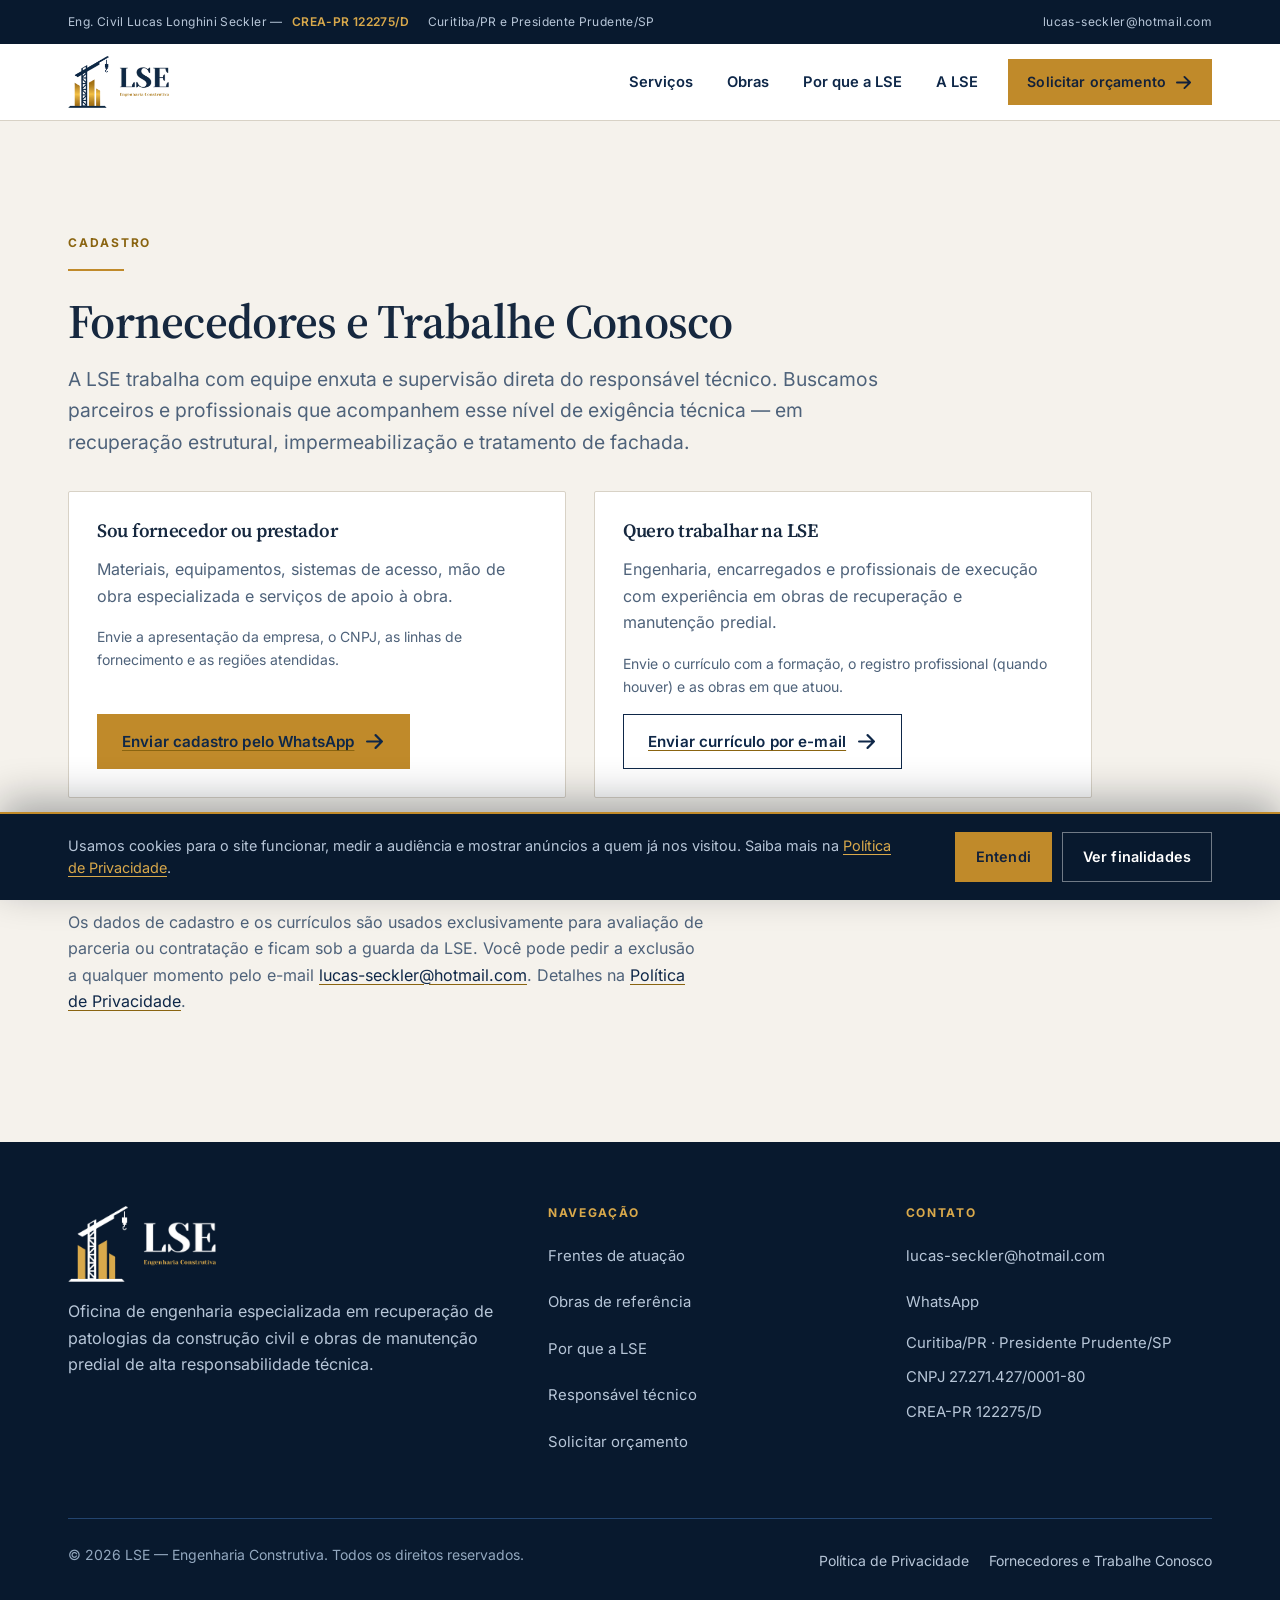
<file: deploy-vercel/fornecedores.html>
<!DOCTYPE html>
<html lang="pt-BR">
<head>
<meta charset="utf-8">
<meta name="viewport" content="width=device-width, initial-scale=1">
<title>Fornecedores e Trabalhe Conosco | LSE — Engenharia Construtiva</title>
<meta name="description" content="Cadastro de fornecedores e prestadores de serviço e envio de currículo para a LSE — Engenharia Construtiva.">
<meta name="theme-color" content="#0E2748">
<link rel="canonical" href="https://www.lseengenharia.com.br/fornecedores.html">
<link rel="icon" href="assets/img/favicon.png" type="image/png">
<link rel="apple-touch-icon" href="assets/img/apple-touch-icon.png">
<link rel="stylesheet" href="assets/css/fonts.css">
<link rel="stylesheet" href="assets/css/tokens.css">
<link rel="stylesheet" href="assets/css/styles.css?v=2">
<!-- Google Tag Manager -->
<script>(function(w,d,s,l,i){w[l]=w[l]||[];w[l].push({'gtm.start':
new Date().getTime(),event:'gtm.js'});var f=d.getElementsByTagName(s)[0],
j=d.createElement(s),dl=l!='dataLayer'?'&l='+l:'';j.async=true;j.src=
'https://www.googletagmanager.com/gtm.js?id='+i+dl;f.parentNode.insertBefore(j,f);
})(window,document,'script','dataLayer','GTM-M2LBB4QV');</script>
<!-- End Google Tag Manager -->
</head>

<body>
<!-- Google Tag Manager (noscript) -->
<noscript><iframe src="https://www.googletagmanager.com/ns.html?id=GTM-M2LBB4QV"
height="0" width="0" style="display:none;visibility:hidden"></iframe></noscript>
<!-- End Google Tag Manager (noscript) -->

<a class="skip-link" href="#conteudo">Pular para o conteúdo</a>

<!-- ============================ HEADER ============================ -->
<header class="site-header" data-condensed="false">
  <div class="topbar">
    <div class="container topbar-inner">
      <ul class="topbar-creds">
        <li><span class="tb-long">Eng. Civil Lucas Longhini Seckler —&nbsp;</span><b>CREA-PR 122275/D</b></li>
        <li>Curitiba/PR e Presidente Prudente/SP</li>
      </ul>
      <a href="mailto:lucas-seckler@hotmail.com">lucas-seckler@hotmail.com</a>
    </div>
  </div>

  <div class="navbar">
    <div class="container navbar-inner">
      <a class="brand" href="index.html#topo" aria-label="LSE Engenharia Construtiva — ir para o início">
        <img src="assets/img/logo-lse-color.png" width="389" height="200"
             alt="LSE Engenharia Construtiva">
      </a>

      <div class="nav-drawer">
        <div class="nav-backdrop" aria-hidden="true"></div>
        <nav class="nav-menu" id="nav-menu" aria-label="Navegação principal">
          <a href="index.html#atuacao">Serviços</a>
          <a href="index.html#obras">Obras</a>
          <a href="index.html#comparativo">Por que a LSE</a>
          <a href="index.html#lse">A LSE</a>
          <span class="nav-cta">
            <a class="btn btn-primary" data-wa-btn="orçamento" href="index.html#contato">
              Solicitar orçamento
              <svg viewBox="4 4 16 16" fill="none" stroke="currentColor" stroke-width="2" stroke-linecap="round" stroke-linejoin="round" aria-hidden="true"><path d="M5 12h14M13 6l6 6-6 6"/></svg>
            </a>
          </span>
        </nav>
      </div>

      <button class="nav-toggle" type="button" aria-expanded="false" aria-controls="nav-menu"
              aria-label="Abrir menu de navegação"><span></span></button>
    </div>
  </div>
</header>
<main id="conteudo">
<section class="section bg-bone">
  <div class="container">
    <article class="doc">
      <span class="eyebrow">Cadastro</span>
      <div class="rule"></div>
      <h1>Fornecedores&nbsp;e Trabalhe&nbsp;Conosco</h1>
      <p class="doc-lede">A LSE trabalha com equipe enxuta e supervisão direta do responsável
      técnico. Buscamos parceiros e profissionais que acompanhem esse nível de exigência
      técnica — em recuperação estrutural, impermeabilização e tratamento de fachada.</p>

      <div class="doc-cards">
        <section class="doc-card">
          <h2>Sou fornecedor ou prestador</h2>
          <p>Materiais, equipamentos, sistemas de acesso, mão de obra especializada e serviços
          de apoio à obra.</p>
          <p class="doc-hint">Envie a apresentação da empresa, o CNPJ, as linhas de
          fornecimento e as&nbsp;regiões&nbsp;atendidas.</p>
          <a class="btn btn-primary" data-wa-btn="cadastro de fornecedor" href="#conteudo">
            Enviar cadastro pelo WhatsApp
            <svg viewBox="4 4 16 16" fill="none" stroke="currentColor" stroke-width="2" stroke-linecap="round" stroke-linejoin="round" aria-hidden="true"><path d="M5 12h14M13 6l6 6-6 6"/></svg>
          </a>
        </section>
        <section class="doc-card">
          <h2>Quero trabalhar na LSE</h2>
          <p>Engenharia, encarregados e profissionais de execução com experiência em obras de
          recuperação e manutenção predial.</p>
          <p class="doc-hint">Envie o currículo com a formação, o registro profissional (quando
          houver) e as obras em&nbsp;que&nbsp;atuou.</p>
          <a class="btn btn-outline" href="mailto:lucas-seckler@hotmail.com?subject=Curr%C3%ADculo%20-%20Trabalhe%20Conosco">
            Enviar currículo por e-mail
            <svg viewBox="4 4 16 16" fill="none" stroke="currentColor" stroke-width="2" stroke-linecap="round" stroke-linejoin="round" aria-hidden="true"><path d="M5 12h14M13 6l6 6-6 6"/></svg>
          </a>
        </section>
      </div>

      <h2>Como tratamos os dados enviados</h2>
      <p>Os dados de cadastro e os currículos são usados exclusivamente para avaliação de
      parceria ou contratação e ficam sob a guarda da LSE. Você pode pedir a exclusão a
      qualquer momento pelo e-mail
      <a href="mailto:lucas-seckler@hotmail.com">lucas-seckler@hotmail.com</a>. Detalhes na
      <a href="privacidade.html">Política de Privacidade</a>.</p>
    </article>
  </div>
</section>
</main>

<footer class="site-footer">
  <div class="container">
    <div class="footer-top">
      <div>
        <img class="footer-logo" src="assets/img/logo-lse-branco.png" width="389" height="200"
             alt="LSE Engenharia Construtiva">
        <p>Oficina de engenharia especializada em recuperação de patologias da construção civil
          e obras de manutenção predial de alta responsabilidade técnica.</p>
      </div>
      <div>
        <h3>Navegação</h3>
        <ul>
          <li><a href="index.html#atuacao">Frentes de atuação</a></li>
          <li><a href="index.html#obras">Obras de referência</a></li>
          <li><a href="index.html#comparativo">Por que a LSE</a></li>
          <li><a href="index.html#lse">Responsável técnico</a></li>
          <li><a href="index.html#contato">Solicitar orçamento</a></li>
        </ul>
      </div>
      <div>
        <h3>Contato</h3>
        <ul>
          <li><a href="mailto:lucas-seckler@hotmail.com">lucas-seckler@hotmail.com</a></li>
          <li><a data-wa-btn="atendimento" href="index.html#contato">WhatsApp</a></li>
          <li>Curitiba/PR · Presidente Prudente/SP</li>
          <li>CNPJ 27.271.427/0001-80</li>
          <li>CREA-PR 122275/D</li>
        </ul>
      </div>
    </div>
    <div class="footer-bottom">
      <p>© <span data-year>2026</span> LSE — Engenharia Construtiva. Todos os direitos reservados.</p>
      <div class="footer-legal">
        <a href="privacidade.html">Política de Privacidade</a>
        <a href="fornecedores.html">Fornecedores e Trabalhe Conosco</a>
      </div>
    </div>
  </div>
</footer>
<div class="cookie-bar" id="cookie-bar" hidden role="region" aria-label="Aviso de cookies">
  <div class="container cookie-inner">
    <p class="cookie-text">Usamos cookies para o site funcionar, medir a audiência e mostrar
      anúncios a quem já nos visitou. Saiba mais na
      <a href="privacidade.html">Política de Privacidade</a>.</p>
    <div class="cookie-actions">
      <button class="btn btn-primary" type="button" data-cookie-ok>Entendi</button>
      <button class="btn btn-ghost" type="button" data-cookie-more aria-expanded="false" aria-controls="cookie-fins">Ver finalidades</button>
    </div>
    <ul class="cookie-fins" id="cookie-fins" data-cookie-fins hidden>
      <li><strong>Essenciais:</strong> fazem o site funcionar.</li>
      <li><strong>Análise:</strong> Google Analytics e Microsoft Clarity, para saber quais páginas e botões funcionam.</li>
      <li><strong>Publicidade:</strong> Google Ads, Meta e LinkedIn, para mostrar anúncios a quem já visitou o site.</li>
    </ul>
  </div>
</div>
<script src="assets/js/app.js?v=2"></script>
</body>
</html>
</file>
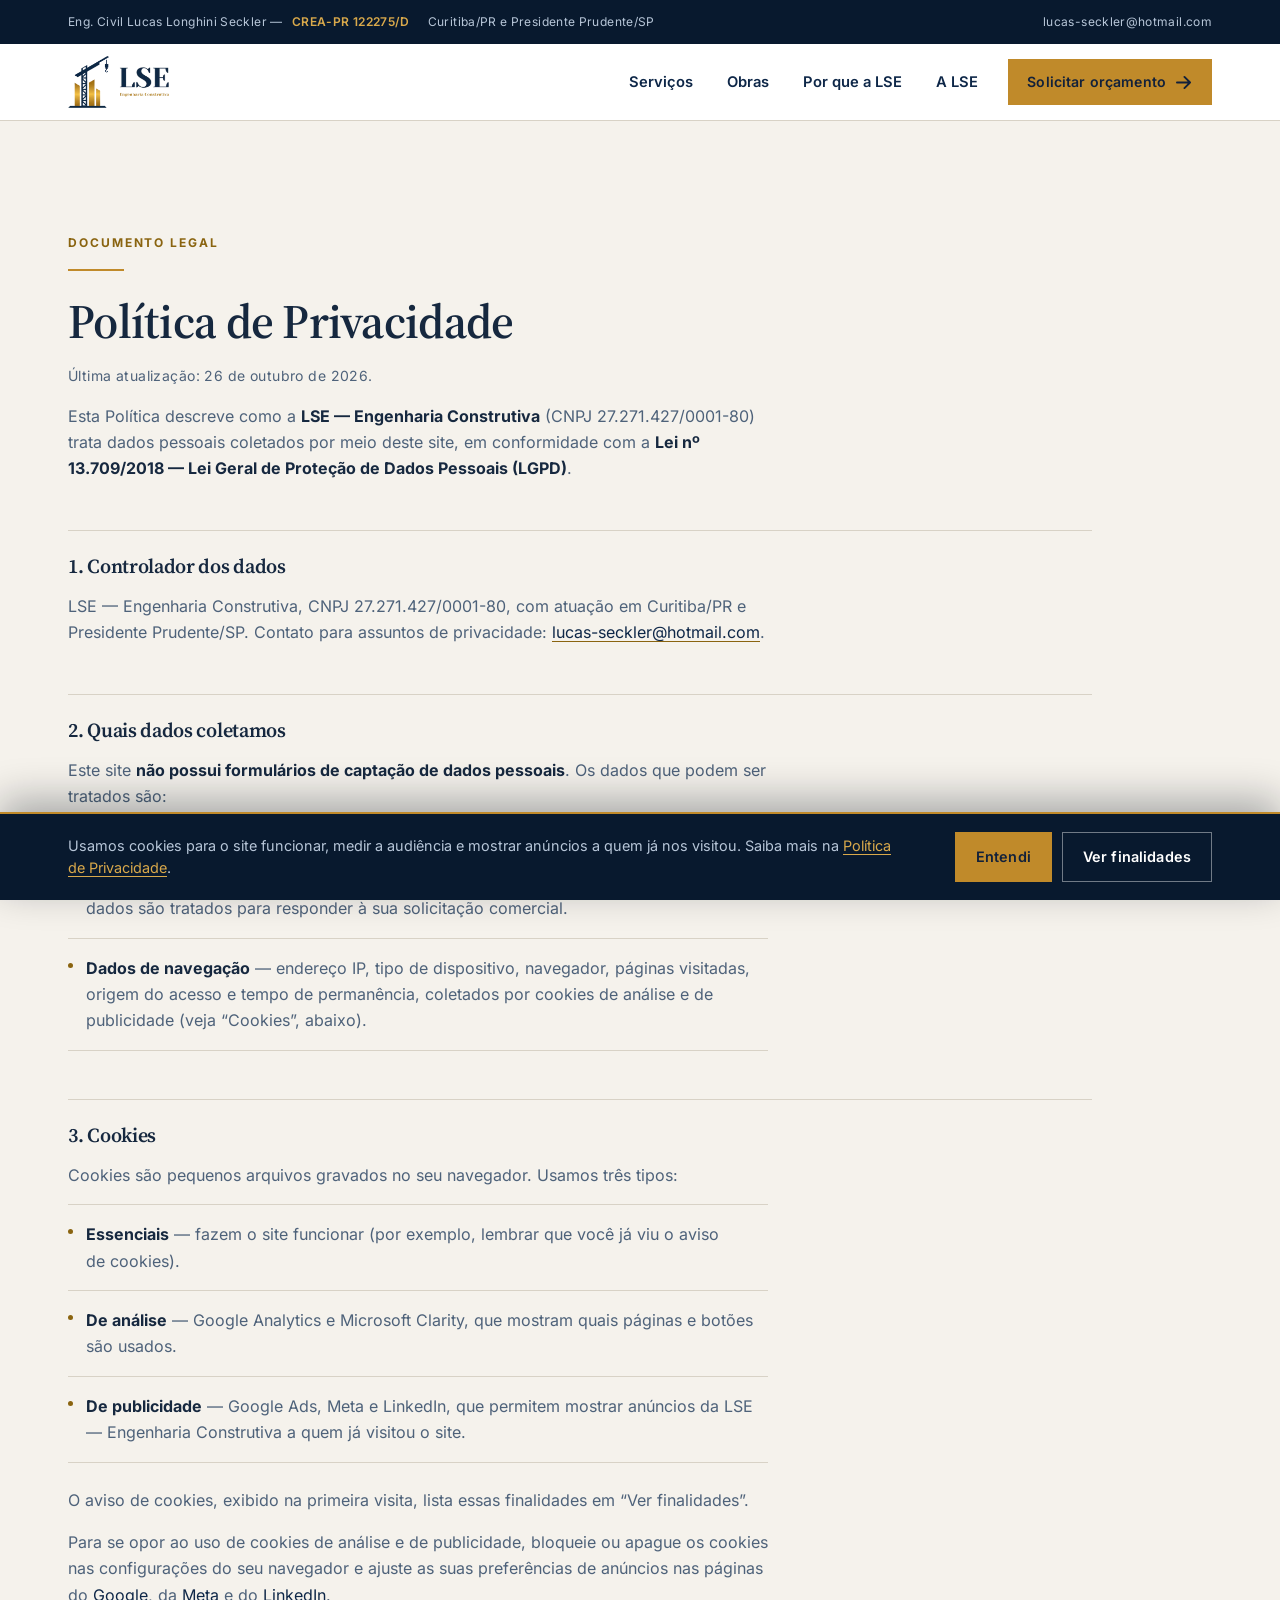
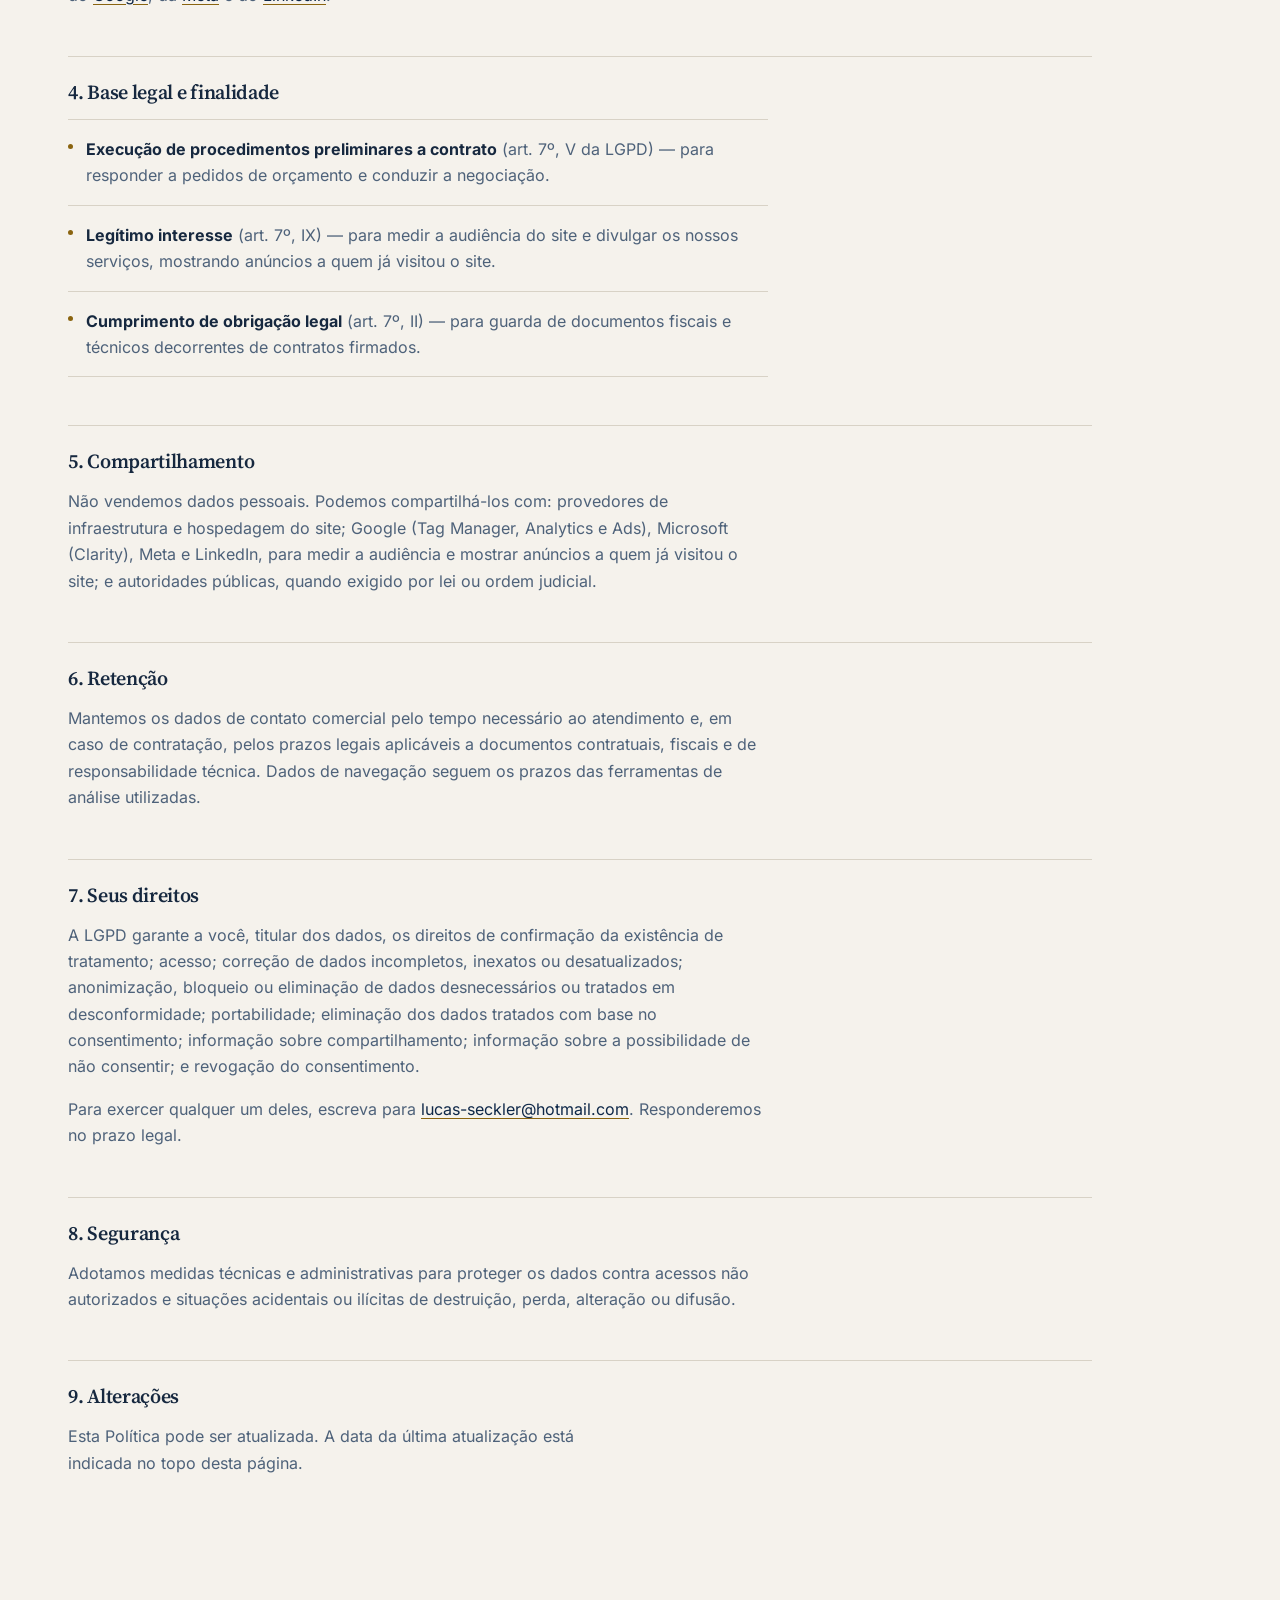
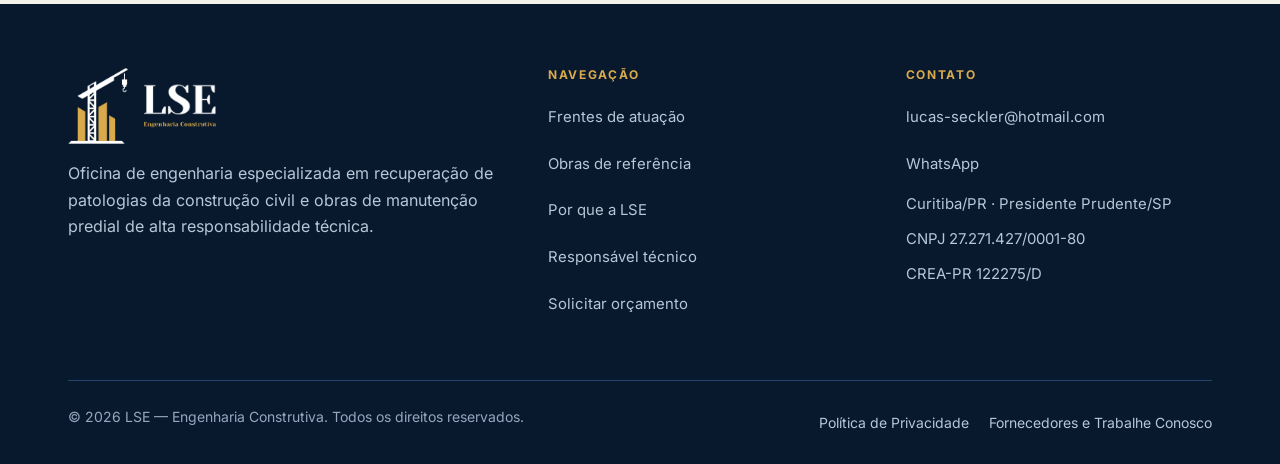
<file: deploy-vercel/privacidade.html>
<!DOCTYPE html>
<html lang="pt-BR">
<head>
<meta charset="utf-8">
<meta name="viewport" content="width=device-width, initial-scale=1">
<title>Política de Privacidade | LSE — Engenharia Construtiva</title>
<meta name="description" content="Como a LSE — Engenharia Construtiva trata dados pessoais e cookies neste site, conforme a Lei Geral de Proteção de Dados (LGPD).">
<meta name="theme-color" content="#0E2748">
<link rel="canonical" href="https://www.lseengenharia.com.br/privacidade.html">
<link rel="icon" href="assets/img/favicon.png" type="image/png">
<link rel="apple-touch-icon" href="assets/img/apple-touch-icon.png">
<link rel="stylesheet" href="assets/css/fonts.css">
<link rel="stylesheet" href="assets/css/tokens.css">
<link rel="stylesheet" href="assets/css/styles.css?v=2">
<!-- Google Tag Manager -->
<script>(function(w,d,s,l,i){w[l]=w[l]||[];w[l].push({'gtm.start':
new Date().getTime(),event:'gtm.js'});var f=d.getElementsByTagName(s)[0],
j=d.createElement(s),dl=l!='dataLayer'?'&l='+l:'';j.async=true;j.src=
'https://www.googletagmanager.com/gtm.js?id='+i+dl;f.parentNode.insertBefore(j,f);
})(window,document,'script','dataLayer','GTM-M2LBB4QV');</script>
<!-- End Google Tag Manager -->
</head>

<body>
<!-- Google Tag Manager (noscript) -->
<noscript><iframe src="https://www.googletagmanager.com/ns.html?id=GTM-M2LBB4QV"
height="0" width="0" style="display:none;visibility:hidden"></iframe></noscript>
<!-- End Google Tag Manager (noscript) -->

<a class="skip-link" href="#conteudo">Pular para o conteúdo</a>

<!-- ============================ HEADER ============================ -->
<header class="site-header" data-condensed="false">
  <div class="topbar">
    <div class="container topbar-inner">
      <ul class="topbar-creds">
        <li><span class="tb-long">Eng. Civil Lucas Longhini Seckler —&nbsp;</span><b>CREA-PR 122275/D</b></li>
        <li>Curitiba/PR e Presidente Prudente/SP</li>
      </ul>
      <a href="mailto:lucas-seckler@hotmail.com">lucas-seckler@hotmail.com</a>
    </div>
  </div>

  <div class="navbar">
    <div class="container navbar-inner">
      <a class="brand" href="index.html#topo" aria-label="LSE Engenharia Construtiva — ir para o início">
        <img src="assets/img/logo-lse-color.png" width="389" height="200"
             alt="LSE Engenharia Construtiva">
      </a>

      <div class="nav-drawer">
        <div class="nav-backdrop" aria-hidden="true"></div>
        <nav class="nav-menu" id="nav-menu" aria-label="Navegação principal">
          <a href="index.html#atuacao">Serviços</a>
          <a href="index.html#obras">Obras</a>
          <a href="index.html#comparativo">Por que a LSE</a>
          <a href="index.html#lse">A LSE</a>
          <span class="nav-cta">
            <a class="btn btn-primary" data-wa-btn="orçamento" href="index.html#contato">
              Solicitar orçamento
              <svg viewBox="4 4 16 16" fill="none" stroke="currentColor" stroke-width="2" stroke-linecap="round" stroke-linejoin="round" aria-hidden="true"><path d="M5 12h14M13 6l6 6-6 6"/></svg>
            </a>
          </span>
        </nav>
      </div>

      <button class="nav-toggle" type="button" aria-expanded="false" aria-controls="nav-menu"
              aria-label="Abrir menu de navegação"><span></span></button>
    </div>
  </div>
</header>
<main id="conteudo">
<section class="section bg-bone">
  <div class="container">
    <article class="doc">
      <span class="eyebrow">Documento legal</span>
      <div class="rule"></div>
      <h1>Política de Privacidade</h1>
      <p class="doc-meta">Última atualização: 26 de outubro de 2026.</p>

      <p>Esta Política descreve como a <strong>LSE — Engenharia Construtiva</strong>
      (CNPJ 27.271.427/0001-80) trata dados pessoais coletados por meio deste site, em
      conformidade com a <strong>Lei nº 13.709/2018 — Lei Geral de Proteção de Dados
      Pessoais (LGPD)</strong>.</p>

      <h2>1. Controlador dos dados</h2>
      <p>LSE — Engenharia Construtiva, CNPJ 27.271.427/0001-80, com atuação em Curitiba/PR e
      Presidente Prudente/SP. Contato para assuntos de privacidade:
      <a href="mailto:lucas-seckler@hotmail.com">lucas-seckler@hotmail.com</a>.</p>

      <h2>2. Quais dados coletamos</h2>
      <p>Este site <strong>não possui formulários de captação de dados pessoais</strong>. Os
      dados que podem ser tratados são:</p>
      <ul class="doc-list">
        <li><b>Dados que você nos envia voluntariamente</b> — ao clicar em um botão de
        WhatsApp ou enviar um e-mail, você nos transmite nome, telefone e o conteúdo da
        mensagem. Esses dados são tratados para responder à sua solicitação comercial.</li>
        <li><b>Dados de navegação</b> — endereço IP, tipo de dispositivo, navegador, páginas
        visitadas, origem do acesso e tempo de permanência, coletados por cookies de
        análise e de publicidade (veja “Cookies”, abaixo).</li>
      </ul>

      <h2>3. Cookies</h2>
      <p>Cookies são pequenos arquivos gravados no seu navegador. Usamos&nbsp;três&nbsp;tipos:</p>
      <ul class="doc-list">
        <li><b>Essenciais</b> — fazem o site funcionar (por exemplo, lembrar que você já viu
        o aviso de cookies).</li>
        <li><b>De análise</b> — Google Analytics e Microsoft Clarity, que mostram quais
        páginas e botões são usados.</li>
        <li><b>De publicidade</b> — Google Ads, Meta e LinkedIn, que permitem mostrar anúncios
        da LSE — Engenharia Construtiva a quem já visitou o site.</li>
      </ul>
      <p>O aviso de cookies, exibido na primeira visita, lista essas finalidades em
      “Ver finalidades”.</p>
      <p>Para se opor ao uso de cookies de análise e de publicidade, bloqueie ou apague os
      cookies nas configurações do seu navegador e ajuste as suas preferências de anúncios
      nas páginas do <a href="https://adssettings.google.com" target="_blank" rel="noopener">Google</a>,
      da <a href="https://www.facebook.com/adpreferences" target="_blank" rel="noopener">Meta</a>
      e do <a href="https://www.linkedin.com/psettings/advertising" target="_blank" rel="noopener">LinkedIn</a>.</p>

      <h2>4. Base legal e finalidade</h2>
      <ul class="doc-list">
        <li><b>Execução de procedimentos preliminares a contrato</b> (art. 7º, V da LGPD) —
        para responder a pedidos de orçamento e conduzir a negociação.</li>
        <li><b>Legítimo interesse</b> (art. 7º, IX) — para medir a audiência do site e
        divulgar os nossos serviços, mostrando anúncios a quem já visitou o site.</li>
        <li><b>Cumprimento de obrigação legal</b> (art. 7º, II) — para guarda de documentos
        fiscais e técnicos decorrentes de&nbsp;contratos&nbsp;firmados.</li>
      </ul>

      <h2>5. Compartilhamento</h2>
      <p>Não vendemos dados pessoais. Podemos compartilhá-los com: provedores de
      infraestrutura e hospedagem do site; Google (Tag Manager, Analytics e Ads), Microsoft
      (Clarity), Meta e LinkedIn, para medir a audiência e mostrar anúncios a quem já visitou
      o site; e autoridades públicas, quando exigido por lei ou ordem judicial.</p>

      <h2>6. Retenção</h2>
      <p>Mantemos os dados de contato comercial pelo tempo necessário ao atendimento e, em
      caso de contratação, pelos prazos legais aplicáveis a documentos contratuais, fiscais e
      de responsabilidade técnica. Dados de navegação seguem os prazos das ferramentas de
      análise utilizadas.</p>

      <h2>7. Seus direitos</h2>
      <p>A LGPD garante a você, titular dos dados, os direitos de confirmação da existência de
      tratamento; acesso; correção de dados incompletos, inexatos ou desatualizados;
      anonimização, bloqueio ou eliminação de dados desnecessários ou tratados em
      desconformidade; portabilidade; eliminação dos dados tratados com base no consentimento;
      informação sobre compartilhamento; informação sobre a possibilidade de não consentir; e
      revogação do consentimento.</p>
      <p>Para exercer qualquer um deles, escreva para
      <a href="mailto:lucas-seckler@hotmail.com">lucas-seckler@hotmail.com</a>. Responderemos
      no prazo legal.</p>

      <h2>8. Segurança</h2>
      <p>Adotamos medidas técnicas e administrativas para proteger os dados contra acessos não
      autorizados e situações acidentais ou ilícitas de destruição, perda, alteração ou
      difusão.</p>

      <h2>9. Alterações</h2>
      <p>Esta Política pode ser atualizada. A data da última atualização está indicada
      no&nbsp;topo&nbsp;desta&nbsp;página.</p>
    </article>
  </div>
</section>
</main>

<footer class="site-footer">
  <div class="container">
    <div class="footer-top">
      <div>
        <img class="footer-logo" src="assets/img/logo-lse-branco.png" width="389" height="200"
             alt="LSE Engenharia Construtiva">
        <p>Oficina de engenharia especializada em recuperação de patologias da construção civil
          e obras de manutenção predial de alta responsabilidade técnica.</p>
      </div>
      <div>
        <h3>Navegação</h3>
        <ul>
          <li><a href="index.html#atuacao">Frentes de atuação</a></li>
          <li><a href="index.html#obras">Obras de referência</a></li>
          <li><a href="index.html#comparativo">Por que a LSE</a></li>
          <li><a href="index.html#lse">Responsável técnico</a></li>
          <li><a href="index.html#contato">Solicitar orçamento</a></li>
        </ul>
      </div>
      <div>
        <h3>Contato</h3>
        <ul>
          <li><a href="mailto:lucas-seckler@hotmail.com">lucas-seckler@hotmail.com</a></li>
          <li><a data-wa-btn="atendimento" href="index.html#contato">WhatsApp</a></li>
          <li>Curitiba/PR · Presidente Prudente/SP</li>
          <li>CNPJ 27.271.427/0001-80</li>
          <li>CREA-PR 122275/D</li>
        </ul>
      </div>
    </div>
    <div class="footer-bottom">
      <p>© <span data-year>2026</span> LSE — Engenharia Construtiva. Todos os direitos reservados.</p>
      <div class="footer-legal">
        <a href="privacidade.html">Política de Privacidade</a>
        <a href="fornecedores.html">Fornecedores e Trabalhe Conosco</a>
      </div>
    </div>
  </div>
</footer>
<div class="cookie-bar" id="cookie-bar" hidden role="region" aria-label="Aviso de cookies">
  <div class="container cookie-inner">
    <p class="cookie-text">Usamos cookies para o site funcionar, medir a audiência e mostrar
      anúncios a quem já nos visitou. Saiba mais na
      <a href="privacidade.html">Política de Privacidade</a>.</p>
    <div class="cookie-actions">
      <button class="btn btn-primary" type="button" data-cookie-ok>Entendi</button>
      <button class="btn btn-ghost" type="button" data-cookie-more aria-expanded="false" aria-controls="cookie-fins">Ver finalidades</button>
    </div>
    <ul class="cookie-fins" id="cookie-fins" data-cookie-fins hidden>
      <li><strong>Essenciais:</strong> fazem o site funcionar.</li>
      <li><strong>Análise:</strong> Google Analytics e Microsoft Clarity, para saber quais páginas e botões funcionam.</li>
      <li><strong>Publicidade:</strong> Google Ads, Meta e LinkedIn, para mostrar anúncios a quem já visitou o site.</li>
    </ul>
  </div>
</div>
<script src="assets/js/app.js?v=2"></script>
</body>
</html>
</file>
<file: deploy-vercel/assets/css/fonts.css>
/* Fontes self-hosted — sem chamada a servidor do Google (LGPD) · subsets latin + latin-ext */
@font-face {
  font-family: 'Inter';
  font-style: normal;
  font-weight: 400;
  font-display: swap;
  src: url(../fonts/inter-400-latin-ext.woff2) format('woff2');
  unicode-range: U+0100-02BA, U+02BD-02C5, U+02C7-02CC, U+02CE-02D7, U+02DD-02FF, U+0304, U+0308, U+0329, U+1D00-1DBF, U+1E00-1E9F, U+1EF2-1EFF, U+2020, U+20A0-20AB, U+20AD-20C0, U+2113, U+2C60-2C7F, U+A720-A7FF;
}
@font-face {
  font-family: 'Inter';
  font-style: normal;
  font-weight: 400;
  font-display: swap;
  src: url(../fonts/inter-400-latin.woff2) format('woff2');
  unicode-range: U+0000-00FF, U+0131, U+0152-0153, U+02BB-02BC, U+02C6, U+02DA, U+02DC, U+0304, U+0308, U+0329, U+2000-206F, U+20AC, U+2122, U+2191, U+2193, U+2212, U+2215, U+FEFF, U+FFFD;
}
@font-face {
  font-family: 'Inter';
  font-style: normal;
  font-weight: 600;
  font-display: swap;
  src: url(../fonts/inter-600-latin-ext.woff2) format('woff2');
  unicode-range: U+0100-02BA, U+02BD-02C5, U+02C7-02CC, U+02CE-02D7, U+02DD-02FF, U+0304, U+0308, U+0329, U+1D00-1DBF, U+1E00-1E9F, U+1EF2-1EFF, U+2020, U+20A0-20AB, U+20AD-20C0, U+2113, U+2C60-2C7F, U+A720-A7FF;
}
@font-face {
  font-family: 'Inter';
  font-style: normal;
  font-weight: 600;
  font-display: swap;
  src: url(../fonts/inter-600-latin.woff2) format('woff2');
  unicode-range: U+0000-00FF, U+0131, U+0152-0153, U+02BB-02BC, U+02C6, U+02DA, U+02DC, U+0304, U+0308, U+0329, U+2000-206F, U+20AC, U+2122, U+2191, U+2193, U+2212, U+2215, U+FEFF, U+FFFD;
}
@font-face {
  font-family: 'Inter';
  font-style: normal;
  font-weight: 700;
  font-display: swap;
  src: url(../fonts/inter-700-latin-ext.woff2) format('woff2');
  unicode-range: U+0100-02BA, U+02BD-02C5, U+02C7-02CC, U+02CE-02D7, U+02DD-02FF, U+0304, U+0308, U+0329, U+1D00-1DBF, U+1E00-1E9F, U+1EF2-1EFF, U+2020, U+20A0-20AB, U+20AD-20C0, U+2113, U+2C60-2C7F, U+A720-A7FF;
}
@font-face {
  font-family: 'Inter';
  font-style: normal;
  font-weight: 700;
  font-display: swap;
  src: url(../fonts/inter-700-latin.woff2) format('woff2');
  unicode-range: U+0000-00FF, U+0131, U+0152-0153, U+02BB-02BC, U+02C6, U+02DA, U+02DC, U+0304, U+0308, U+0329, U+2000-206F, U+20AC, U+2122, U+2191, U+2193, U+2212, U+2215, U+FEFF, U+FFFD;
}
@font-face {
  font-family: 'Source Serif 4';
  font-style: normal;
  font-weight: 600;
  font-display: swap;
  src: url(../fonts/source-serif-4-600-latin-ext.woff2) format('woff2');
  unicode-range: U+0100-02BA, U+02BD-02C5, U+02C7-02CC, U+02CE-02D7, U+02DD-02FF, U+0304, U+0308, U+0329, U+1D00-1DBF, U+1E00-1E9F, U+1EF2-1EFF, U+2020, U+20A0-20AB, U+20AD-20C0, U+2113, U+2C60-2C7F, U+A720-A7FF;
}
@font-face {
  font-family: 'Source Serif 4';
  font-style: normal;
  font-weight: 600;
  font-display: swap;
  src: url(../fonts/source-serif-4-600-latin.woff2) format('woff2');
  unicode-range: U+0000-00FF, U+0131, U+0152-0153, U+02BB-02BC, U+02C6, U+02DA, U+02DC, U+0304, U+0308, U+0329, U+2000-206F, U+20AC, U+2122, U+2191, U+2193, U+2212, U+2215, U+FEFF, U+FFFD;
}
</file>
<file: deploy-vercel/assets/css/tokens.css>
/* ============================================================
   LSE — Engenharia Construtiva · Design tokens
   Paleta AMOSTRADA DOS LOGOS REAIS do cliente (navy + dourado).
   Não é o "dourado/serifada default" — é a identidade da marca.
   Todos os pares de texto verificados ≥ 4.5:1 (WCAG AA).
   ============================================================ */
:root{
  /* — Marca — */
  --navy:        #0E2748;  /* amostrado: #082840 / #102840 */
  --navy-deep:   #08192E;  /* rodapé, bloco mais profundo   */
  --navy-soft:   #16355C;  /* cartões sobre navy            */
  --navy-line:   #23446E;  /* divisórias sobre escuro       */

  --gold:        #C08A2A;  /* amostrado: #B08020 / #C89830  */
  --gold-lt:     #D9A94B;  /* acento sobre escuro (6.9:1)   */
  --gold-dk:     #8A6410;  /* acento sobre claro  (4.8:1)   */

  /* — Neutros — */
  --bone:        #F5F2EC;  /* fundo claro da casa           */
  --bone-2:      #EBE6DC;  /* faixa clara alternativa       */
  --white:       #FFFFFF;
  --ink:         #16283F;  /* corpo sobre claro   (13.3:1)  */
  --ink-muted:   #4E627A;  /* apoio sobre claro   (5.6:1)   */
  --ink-line:    #D8D2C6;
  --on-dark:     #FFFFFF;  /* corpo sobre navy    (15:1)    */
  --on-dark-mut: #B7C6D8;  /* apoio sobre navy    (8.6:1)   */

  /* — Tipografia —
     Display serifada: ecoa o letreiro "LSE" do logo (serifas com bracket).
     Corpo sans: legibilidade técnica. Par serifada+sans = contraste editorial. */
  --font-display: "Source Serif 4", "Source Serif Pro", Georgia, "Times New Roman", serif;
  --font-body:    "Inter", "Segoe UI", system-ui, -apple-system, Arial, sans-serif;

  --fs-hero:  clamp(2.35rem, 1.35rem + 4.2vw, 4.6rem);
  --fs-h2:    clamp(1.85rem, 1.25rem + 2.3vw, 3rem);
  --fs-h3:    clamp(1.15rem, 1.02rem + .55vw, 1.45rem);
  --fs-lede:  clamp(1.03rem, .97rem + .35vw, 1.2rem);
  --fs-body:  1rem;
  --fs-small: .875rem;
  --fs-micro: .75rem;

  /* — Ritmo — */
  --sp-1:.25rem; --sp-2:.5rem;  --sp-3:.75rem; --sp-4:1rem;
  --sp-5:1.5rem; --sp-6:2rem;   --sp-7:3rem;   --sp-8:4rem;
  --sp-9:5.5rem; --sp-10:7rem;
  /* passos intermediários — a escala anterior pulava demais entre .5 e 1.5rem
     e o CSS acabou inventando 36 valores avulsos. Tudo agora cai na grade de 4px. */
  --sp-05:.125rem; --sp-15:.375rem; --sp-25:.625rem; --sp-35:.875rem;
  --sp-45:1.25rem; --sp-55:1.75rem; --sp-65:2.5rem; --sp-75:3.5rem;

  /* — Espaçamento por PAPEL (evita 6 paddings diferentes para "card") — */
  --pad-card:  clamp(1.25rem, 1rem + 1vw, 1.75rem);  /* caixa de conteúdo   */
  --pad-cell:  1.75rem 1.5rem;                        /* célula de faixa     */
  --row-y:     1rem;                                  /* linha de lista      */
  --row-y-lg:  1.5rem;                                /* linha editorial     */
  --indent:    1.125rem;                              /* recuo de marcador   */
  --head-gap:  var(--sp-7);                           /* cabeçalho→conteúdo  */
  --section-y: clamp(3.75rem, 2.2rem + 6vw, 7rem);
  --container: 1200px;
  --gutter: clamp(1.25rem, .6rem + 2vw, 1.75rem);

  /* — Forma — raio VARIÁVEL por hierarquia (anti-padrão 2.10: raio idêntico em tudo) —
     utilitário = reto · card = 2px · destaque/mídia = 4px · pílula só em chips */
  --r-flat: 0;
  --r-card: 2px;
  --r-media: 4px;
  --r-pill: 999px;

  /* — Movimento — sem bounce (sistema-de-movimento §0) — */
  --e:   cubic-bezier(.16,.84,.28,1);
  --e-ui:cubic-bezier(.4,0,.2,1);

  /* — Elevação: usada com parcimônia, só onde há sobreposição real — */
  --sh-raise: 0 1px 2px rgba(8,25,46,.06), 0 8px 24px rgba(8,25,46,.08);
  --sh-over:  0 18px 60px rgba(8,25,46,.28);
}
</file>
<file: deploy-vercel/assets/css/styles.css>
/* ============================================================
   LSE — Engenharia Construtiva
   HTML estático + CSS + JS vanilla (padrão BuildV)
   ============================================================ */

/* ---------- 1. Base ---------- */
*,*::before,*::after{box-sizing:border-box}
html{
  -webkit-text-size-adjust:100%;
  scroll-behavior:auto;          /* o motor cuida das âncoras (sistema-de-movimento §4) */
  scroll-padding-top:124px;
}
body{
  margin:0;
  font-family:var(--font-body);
  font-size:var(--fs-body);
  line-height:1.65;
  color:var(--ink);
  background:var(--bone);
  overflow-x:hidden;
  -webkit-font-smoothing:antialiased;
}
img,svg{display:block;max-width:100%;height:auto}
button{font:inherit;color:inherit}
a{color:inherit}
h1,h2,h3,h4{
  font-family:var(--font-display);
  /* rede de segurança: mesmo com &nbsp; amarrando pares, nenhum título
     pode estourar a caixa em 320px */
  overflow-wrap:break-word;
  font-weight:600;
  line-height:1.1;
  letter-spacing:-.015em;
  margin:0;
  text-wrap:balance;
}
p{margin:0}
/* `pretty` evita viúva/órfã no corpo de texto; `balance` equilibra títulos.
   Quem não suportar simplesmente quebra como antes — sem regressão. */
p,li,dd,figcaption,blockquote,.cta-note,.doc-hint{text-wrap:pretty}
/* rede de segurança herdada: só age quando uma palavra realmente não cabe
   (CNPJ, e-mail, termo técnico longo) em tela estreita com texto ampliado. */
body{overflow-wrap:break-word}
ul{margin:0;padding:0;list-style:none}
strong{font-weight:700;color:var(--ink)}
.bg-navy strong,.bg-deep strong,.hero strong{color:var(--on-dark)}

/* foco visível — nunca removido (WCAG 2.4.7) */
:focus-visible{
  outline:3px solid var(--gold-lt);
  outline-offset:3px;
  border-radius:2px;
}
.bg-bone :focus-visible,.bg-white :focus-visible{outline-color:var(--gold-dk)}

.skip-link{
  position:fixed;left:0;top:0;z-index:200;
  transform:translateY(-110%);transition:transform .2s var(--e-ui);
  background:var(--navy);color:#fff;padding:0.875rem 1.375rem;font-weight:600;
}
.skip-link:focus{transform:none}

.container{width:100%;max-width:var(--container);margin:0 auto;padding:0 var(--gutter)}

/* ---------- 2. Utilitários de seção ---------- */
.section{padding-block:var(--section-y);position:relative}
.bg-navy{background:var(--navy);color:var(--on-dark)}
.bg-deep{background:var(--navy-deep);color:var(--on-dark)}
.bg-bone{background:var(--bone);color:var(--ink)}
.bg-white{background:var(--white);color:var(--ink)}
.bg-navy p,.bg-deep p{color:var(--on-dark-mut)}

.eyebrow{
  font-size:var(--fs-micro);font-weight:700;letter-spacing:.16em;
  text-transform:uppercase;color:var(--gold-dk);
  display:block;margin-bottom:var(--sp-4);
}
.bg-navy .eyebrow,.bg-deep .eyebrow,.hero .eyebrow{color:var(--gold-lt)}

.section-head{max-width:56rem}
.section-head.is-centered{margin-left:auto;margin-right:auto;text-align:center}
.section-title{font-size:var(--fs-h2)}
.section-lede{
  font-size:var(--fs-lede);color:var(--ink-muted);
  margin-top:var(--sp-4);max-width:60ch;
}
.bg-navy .section-lede,.bg-deep .section-lede{color:var(--on-dark-mut)}
.section-head.is-centered .section-lede{margin-left:auto;margin-right:auto}

/* filete dourado — assinatura de forma do projeto */
.rule{
  width:56px;height:2px;background:var(--gold);
  margin-bottom:var(--sp-5);transform-origin:left center;
}
.bg-navy .rule,.bg-deep .rule{background:var(--gold-lt)}

/* ---------- 3. Botões ---------- */
.btn{
  display:inline-flex;align-items:center;gap:0.75rem;
  max-width:100%;min-height:48px;
  /* padding maior à direita: a seta tem peso visual menor que o texto, então
     a folga ótica precisa ser maior desse lado — e ela ainda avança 3px no
     hover sem encostar na borda. */
  padding:0.875rem 1.625rem 0.875rem 1.5rem;
  font-size:.95rem;font-weight:600;letter-spacing:.01em;
  text-decoration:none;cursor:pointer;border:1.5px solid transparent;
  border-radius:var(--r-flat);
  transition:background .28s var(--e-ui),color .28s var(--e-ui),
             border-color .28s var(--e-ui),transform .12s var(--e-ui);
}
/* o viewBox do ícone é justo ao traço (4 4 16 16), então `gap` é o vão real */
.btn svg{width:17px;height:17px;flex:none;transition:transform .3s var(--e)}
.btn:hover svg,.btn:focus-visible svg{transform:translateX(3px)}
@media (prefers-reduced-motion:reduce){.btn svg{transition:none}}
.btn:active{transform:scale(.98)}

.btn-primary{background:var(--gold);color:#12213a;border-color:var(--gold)}
.btn-primary:hover{background:var(--gold-lt);border-color:var(--gold-lt)}

.btn:not(:has(svg)){padding-right:1.5rem}
.btn-ghost{background:transparent;color:var(--on-dark);border-color:rgba(255,255,255,.42)}
.btn-ghost:hover{background:rgba(255,255,255,.1);border-color:var(--on-dark)}

.btn-outline{background:transparent;color:var(--navy);border-color:var(--navy)}
.btn-outline:hover{background:var(--navy);color:#fff}

/* ---------- 4. Header — duas faixas ---------- */
.site-header{position:sticky;top:0;z-index:90}

/* A gaveta é transparente no desktop (display:contents) e vira o recorte no mobile.
   É ela que impede o painel fechado (translateX(100%)) de esticar o documento —
   sem precisar de overflow na raiz, que mataria o position:sticky do header. */
.nav-drawer{display:contents}
.nav-backdrop{display:none}

.topbar{
  background:var(--navy-deep);color:var(--on-dark-mut);
  font-size:var(--fs-micro);letter-spacing:.03em;
  overflow:hidden;
  transition:max-height .4s var(--e-ui),opacity .3s var(--e-ui);
  max-height:44px;
}
.site-header[data-condensed="true"] .topbar{max-height:0;opacity:0}
.topbar-inner{display:flex;align-items:center;justify-content:space-between;gap:var(--sp-4);min-height:44px}
.topbar-creds{display:flex;align-items:center;gap:1.125rem;flex-wrap:wrap}
.topbar-creds li{display:flex;align-items:center;gap:0.375rem;white-space:nowrap;min-width:0}
.topbar-creds b{color:var(--gold-lt);font-weight:600}
.topbar a{color:var(--on-dark-mut);text-decoration:none;display:inline-flex;align-items:center;gap:0.375rem}
.topbar a:hover{color:#fff;text-decoration:underline;text-underline-offset:3px}

.navbar{
  background:var(--white);
  border-bottom:1px solid var(--ink-line);
  transition:box-shadow .35s var(--e-ui);
}
.site-header[data-condensed="true"] .navbar{box-shadow:0 6px 24px rgba(8,25,46,.1)}
.navbar-inner{display:flex;align-items:center;justify-content:space-between;gap:var(--sp-5);
  padding-block:0.875rem;transition:padding .35s var(--e-ui)}
.site-header[data-condensed="true"] .navbar-inner{padding-block:0.5rem}

.brand{display:inline-flex;align-items:center;text-decoration:none;flex:none;
  position:relative;z-index:94}   /* abaixo do .nav-drawer (95): o painel aberto
                                     precisa cobrir a logo, não o contrário */
.brand img{height:62px;width:auto;transition:height .35s var(--e-ui)}
.site-header[data-condensed="true"] .brand img{height:52px}

.nav-menu{display:flex;align-items:center;gap:0.375rem}
.nav-menu a:not(.btn){
  position:relative;display:block;padding:0.625rem 0.875rem;
  font-size:.92rem;font-weight:600;color:var(--navy);text-decoration:none;
}
/* `:not(.btn)` é obrigatório aqui: `.nav-menu a` (0,1,1) vence `.btn` (0,1,0) e
   transformava o CTA em display:block — a seta caía para baixo do texto. O
   sublinhado animado também não deve ser desenhado dentro do botão. */
.nav-menu a:not(.btn)::after{
  content:"";position:absolute;left:.85rem;right:.85rem;bottom:.28rem;height:2px;
  background:var(--gold-dk);transform:scaleX(0);transform-origin:left;
  transition:transform .35s var(--e);
}
.nav-menu a:not(.btn):hover::after,
.nav-menu a:not(.btn)[aria-current="true"]::after{transform:scaleX(1)}
.nav-cta{margin-left:0.625rem}
/* CTA da barra é mais compacto que o do hero — mesma identidade, menos peso
   numa navbar de 90px. Continua com 44px de alvo de toque. */
.nav-cta .btn{
  min-height:44px;padding:0.625rem 1.25rem 0.625rem 1.125rem;
  font-size:.88rem;gap:0.625rem;
}
.nav-cta .btn svg{width:15px;height:15px}

.nav-toggle{
  display:none;width:48px;height:48px;align-items:center;justify-content:center;
  background:var(--white);border:1px solid var(--ink-line);cursor:pointer;
  position:relative;z-index:96;
}
.nav-toggle span{display:block;width:22px;height:2px;background:var(--navy);position:relative;transition:background .2s}
.nav-toggle span::before,.nav-toggle span::after{
  content:"";position:absolute;left:0;width:22px;height:2px;background:var(--navy);
  transition:transform .35s var(--e),top .2s var(--e);
}
.nav-toggle span::before{top:-7px}
.nav-toggle span::after{top:7px}
/* aberto, o botão fica sobre o painel navy: inverte para ler como "fechar" */
body.nav-open .nav-toggle{background:transparent;border-color:rgba(255,255,255,.35)}
body.nav-open .nav-toggle span{background:transparent}
body.nav-open .nav-toggle span::before,
body.nav-open .nav-toggle span::after{background:var(--on-dark)}
body.nav-open .nav-toggle span::before{top:0;transform:rotate(45deg)}
body.nav-open .nav-toggle span::after{top:0;transform:rotate(-45deg)}

/* ---------- 5. Hero ----------
   Split: texto à esquerda, obra real à direita com legenda.
   ⚠️ Desvio deliberado do requisito "hero com foto de fundo + overlay": o cliente
   pediu a imagem ao lado do texto e com legenda. A exigência real por trás do
   requisito — foto REAL em destaque no hero — continua atendida, e agora a foto
   é uma obra da LSE (antes era banco de imagens, que não podia ser legendado). */
.hero{
  position:relative;isolation:isolate;
  background:var(--navy-deep);color:var(--on-dark);
  padding-top:clamp(2.5rem,5vw,4rem);
  padding-bottom:clamp(2.5rem,5vw,4rem);
  overflow:hidden;
}
/* Fundo: a MESMA foto da obra, desfocada e ocupando toda a largura, para o
   navy não ficar chapado. A fonte é um arquivo de 160x90 (1,3 KB): ampliado
   pelo navegador ele já vira um borrão suave, sem o custo de paint de um
   `blur()` sobre um bitmap grande. */
.hero-bg{position:absolute;inset:0;z-index:-2;overflow:hidden}
.hero-bg img{
  width:100%;height:100%;object-fit:cover;
  transform:scale(1.08);              /* esconde a borda clareada pelo blur */
  filter:blur(13px) saturate(.95);
  opacity:.75;
}
/* Véu por cima: forte à esquerda, onde fica o texto (contraste garantido), e
   fraco à direita, onde a foto nítida entra — o fundo continua legível como
   imagem sem competir com a leitura. */
.hero::before{
  content:"";position:absolute;inset:0;z-index:-1;pointer-events:none;
  background:
    linear-gradient(100deg,
      rgba(8,25,46,.94) 0%, rgba(8,25,46,.86) 42%,
      rgba(8,25,46,.52) 72%, rgba(8,25,46,.34) 100%),
    linear-gradient(180deg,
      rgba(8,25,46,.40) 0%, rgba(8,25,46,.06) 44%, rgba(8,25,46,.62) 100%),
    radial-gradient(90% 70% at 100% 100%,rgba(192,138,42,.10) 0%,transparent 60%);
}
.hero-grid{
  display:grid;grid-template-columns:minmax(0,1.02fr) minmax(0,.82fr);
  gap:clamp(2rem,4.5vw,4.5rem);align-items:center;
}
.hero-inner{position:relative;z-index:2;text-align:left}
.hero h1{
  font-size:var(--fs-hero);color:#fff;max-width:16ch;
  margin-bottom:var(--sp-5);
}
.hero-lede{font-size:var(--fs-lede);color:#DCE5EF;max-width:50ch;margin-bottom:var(--sp-6)}
.hero-actions{display:flex;flex-wrap:wrap;gap:var(--sp-3)}

.hero-figure{position:relative;margin:0;min-width:0}
.hero-figure img{
  display:block;width:100%;height:auto;aspect-ratio:4/5;object-fit:cover;
  /* teto de altura: quando o 4:5 passaria da tela, o max-height vence e o
     object-fit recorta — a foto encolhe em vez de empurrar o hero para fora.
     `svh` é a altura real no mobile (desconta a barra do navegador). */
  max-height:calc(100svh - var(--hero-chrome,15rem));
  border-radius:var(--r-media);
}
/* a legenda ancora na base da foto: identifica a obra em vez de deixá-la solta */
.hero-figure figcaption{
  position:absolute;left:0;right:0;bottom:0;
  /* rampa alta + folga no topo: o rótulo dourado ficava na faixa translúcida do
     gradiente, sobre as nuvens claras da foto — contraste caía para ~1,3:1. */
  padding:3rem var(--sp-45) var(--sp-4);
  background:linear-gradient(180deg,
    rgba(8,25,46,0) 0%, rgba(8,25,46,.58) 20%,
    rgba(8,25,46,.93) 42%, rgba(8,25,46,.985) 66%, rgba(8,25,46,1) 100%);
  border-radius:0 0 var(--r-media) var(--r-media);
  font-size:var(--fs-small);line-height:1.5;color:var(--on-dark-mut);
}
.hero-figure-tag{
  display:block;margin-bottom:var(--sp-2);
  font-size:var(--fs-micro);font-weight:700;letter-spacing:.16em;text-transform:uppercase;
  color:var(--gold-lt);
}
.hero-figure-obra{display:block;color:#fff;font-size:1rem;line-height:1.4}
.hero-figure figcaption b{font-weight:600}
.hero-figure figcaption span:not(.hero-figure-tag):not(.hero-figure-obra){
  display:block;margin-top:.25rem;
}



/* ---------- 5b. CTA de fim de seção ----------
   Um único componente, repetido ao longo da página: mesma promessa, mesmo lugar
   (fim da seção), texto específico do contexto. Consistência aqui é a favor do
   usuário — quem varia são as seções em volta, não o botão. */
.section-cta{
  display:flex;flex-wrap:wrap;align-items:center;justify-content:space-between;
  gap:var(--sp-5);margin-top:var(--sp-7);
  padding-top:var(--sp-6);border-top:1px solid var(--ink-line);
}
.section-cta p{
  margin:0;max-width:48ch;min-width:0;
  font-size:1.03rem;font-weight:500;color:var(--ink);
}
.section-cta .btn{flex:none}
.bg-navy .section-cta,.bg-deep .section-cta{border-top-color:var(--navy-line)}
.bg-navy .section-cta p,.bg-deep .section-cta p{color:var(--on-dark)}

/* ---------- 6. Faixa de credenciais ---------- */
.creds{background:var(--navy);border-top:1px solid var(--navy-line)}
.creds-grid{
  display:grid;grid-template-columns:repeat(4,minmax(0,1fr));
  border-left:1px solid var(--navy-line);
}
.creds-item>*{overflow-wrap:break-word;min-width:0}
.creds-item{
  padding:var(--pad-cell);border-right:1px solid var(--navy-line);
  border-bottom:1px solid var(--navy-line);
}
.creds-value{
  font-family:var(--font-display);font-size:clamp(1.5rem,1.1rem + 1.3vw,2.2rem);
  font-weight:600;color:var(--gold-lt);line-height:1.05;display:block;
}
.creds-label{
  display:block;margin-top:.5rem;font-size:var(--fs-small);
  color:var(--on-dark-mut);line-height:1.45;
}

/* ---------- 7. Split (texto + figura) ---------- */
.split{display:grid;grid-template-columns:minmax(0,1.05fr) minmax(0,.95fr);
  gap:clamp(2rem,4.5vw,4.5rem);align-items:center}
/* min-width:0 impede o clássico "grid blowout": sem isso um item de grid
   cresce até o min-content do conteúdo e arrasta a página inteira. */
.split>*,.cta-split>*,.ref-list li>*,.contrast-list li>*{min-width:0}
/* toda lista em grid: o item tem min-width:auto por padrão e cresce até o
   min-content do texto, arrastando a página (o mesmo "grid blowout" do .split). */
.doc-list>li,.incl>li,.creds-formacao>li,.ref-list>li,.contrast-list>li{
  min-width:0;overflow-wrap:break-word;
}
.split.is-reversed .split-media{order:-1}
.split-body p+p{margin-top:var(--sp-4)}
.split-media{margin:0}
.split-media img{width:100%;border-radius:var(--r-media)}
.split-media figcaption{
  margin-top:0.875rem;font-size:var(--fs-small);color:var(--ink-muted);
  padding-left:0.875rem;border-left:2px solid var(--gold);
}
.bg-navy .split-media figcaption,.bg-deep .split-media figcaption{color:var(--on-dark-mut);border-color:var(--gold-lt)}

/* lista de contraponto do posicionamento */
.contrast-list{margin-top:var(--sp-6);display:grid;gap:0}
.contrast-list li{
  /* `minmax(auto,10rem)` no rótulo: ele nunca toma a linha inteira quando o
     usuário amplia o texto — e abaixo de 560px a linha empilha (ver §20). */
  display:grid;grid-template-columns:minmax(0,auto) minmax(0,1fr);
  gap:var(--sp-4);align-items:baseline;
  padding:var(--row-y) 0;border-top:1px solid var(--ink-line);
}
.contrast-list li:last-child{border-bottom:1px solid var(--ink-line)}
.contrast-key{
  font-size:var(--fs-micro);font-weight:700;letter-spacing:.1em;text-transform:uppercase;
  color:var(--gold-dk);white-space:nowrap;
}

/* ---------- 8. Faixa de imagem full-bleed + citação ---------- */
.imgband{
  position:relative;isolation:isolate;overflow:hidden;
  min-height:clamp(360px,48vw,560px);
  display:flex;align-items:center;
  background:var(--navy-deep);color:var(--on-dark);
}
.imgband-media{position:absolute;inset:-8% 0;z-index:-2;will-change:transform}
.imgband-media img{width:100%;height:100%;object-fit:cover;filter:saturate(.55) contrast(1.04)}
.imgband::after{content:"";position:absolute;inset:0;z-index:-1;
  background:linear-gradient(92deg,rgba(8,25,46,.93) 0%,rgba(8,25,46,.72) 52%,rgba(8,25,46,.42) 100%)}
.pullquote{max-width:44rem}
.pullquote blockquote{
  margin:0;font-family:var(--font-display);font-weight:600;
  font-size:clamp(1.32rem,1rem + 1.55vw,2.05rem);line-height:1.3;color:#fff;
  text-wrap:balance;
}
.pullquote cite{
  display:block;margin-top:var(--sp-5);font-style:normal;
  font-size:var(--fs-small);color:var(--on-dark-mut);letter-spacing:.04em;
}

/* faixa de imagem simples (só respiro visual) */

/* ---------- 9. Serviços — bento assimétrico ---------- */
.svc-grid{display:grid;grid-template-columns:repeat(3,minmax(0,1fr));gap:1px;background:var(--navy-line);
  border:1px solid var(--navy-line);margin-top:var(--head-gap)}
.svc{background:var(--navy);padding:var(--pad-card);display:flex;flex-direction:column;
  position:relative;transition:background .35s var(--e-ui)}
.svc::before{content:"";position:absolute;top:0;left:0;right:0;height:2px;background:var(--gold);
  transform:scaleX(0);transform-origin:left;transition:transform .5s var(--e);z-index:2}
.svc:hover{background:var(--navy-soft)}
.svc:hover::before{transform:scaleX(1)}
.svc-tag{font-size:var(--fs-micro);font-weight:700;letter-spacing:.14em;color:var(--gold-lt)}
.svc h3{font-size:var(--fs-h3);color:#fff;margin:.75rem 0 0.75rem}
.svc p{font-size:.94rem;color:var(--on-dark-mut);margin-bottom:1.125rem}
.svc-signs{margin-top:auto;display:flex;flex-wrap:wrap;gap:0.375rem}
.svc-signs li{
  font-size:var(--fs-micro);letter-spacing:.02em;color:#CBD8E6;
  border:1px solid var(--navy-line);border-radius:var(--r-pill);
  padding:0.25rem 0.75rem;background:rgba(255,255,255,.035);
}
.svc-signs-label{
  font-size:var(--fs-micro);font-weight:700;letter-spacing:.12em;text-transform:uppercase;
  color:#93A8BF;margin-bottom:0.5rem;
}
/* o destaque ocupa duas colunas e ganha foto */
.svc.is-feature{grid-column:span 2;flex-direction:row;gap:2rem;align-items:stretch;padding-right:0}
.svc.is-feature .svc-body{flex:1 1 52%;display:flex;flex-direction:column;min-width:0}
.svc.is-feature .svc-photo{flex:1 1 48%;min-width:0;position:relative;overflow:hidden}
.svc.is-feature .svc-photo img{position:absolute;inset:0;width:100%;height:100%;object-fit:cover;
  transition:transform 1.1s var(--e)}
.svc.is-feature:hover .svc-photo img{transform:scale(1.045)}
.svc.is-feature h3{font-size:clamp(1.35rem,1.1rem + .9vw,1.8rem)}

/* ---------- 10. Comparador antes/depois ---------- */
.cmp-switch{display:flex;gap:.5rem;flex-wrap:wrap;margin-top:var(--sp-6)}
.cmp-switch button{
  min-height:44px;padding:0.625rem 1.125rem;background:transparent;cursor:pointer;
  border:1px solid var(--ink-line);border-radius:var(--r-flat);
  font-size:.9rem;font-weight:600;color:var(--ink-muted);
  transition:background .3s var(--e-ui),color .3s var(--e-ui),border-color .3s var(--e-ui);
}
.cmp-switch button:hover{border-color:var(--navy);color:var(--navy)}
.cmp-switch button[aria-selected="true"]{background:var(--navy);border-color:var(--navy);color:#fff}

.cmp-case{margin-top:var(--sp-5)}
.cmp-case[hidden]{display:none}
.cmp{
  position:relative;overflow:hidden;border-radius:var(--r-media);
  aspect-ratio:var(--cmp-ratio,16/9);
  max-width:var(--cmp-max,100%);
  background:var(--navy-deep);
  touch-action:pan-y;
}
.cmp img{position:absolute;inset:0;width:100%;height:100%;object-fit:cover;pointer-events:none;
  -webkit-user-drag:none;user-select:none}
.cmp-after{clip-path:inset(0 0 0 var(--pos,50%))}
.cmp-label{
  position:absolute;bottom:1rem;z-index:3;
  font-size:var(--fs-micro);font-weight:700;letter-spacing:.14em;text-transform:uppercase;
  color:#fff;background:rgba(8,25,46,.78);padding:0.375rem 0.75rem;pointer-events:none;
}
.cmp-label.is-before{left:1rem}
.cmp-label.is-after{right:1rem}
.cmp-handle{
  position:absolute;top:0;bottom:0;left:var(--pos,50%);width:2px;background:#fff;z-index:4;
  transform:translateX(-1px);box-shadow:0 0 0 1px rgba(8,25,46,.25);pointer-events:none;
}
.cmp-grip{
  position:absolute;top:50%;left:50%;translate:-50% -50%;
  width:52px;height:52px;border-radius:50%;background:#fff;color:var(--navy);
  display:grid;place-items:center;
  border:none;box-shadow:var(--sh-over);
}
.cmp-grip svg{width:22px;height:22px}
.cmp-range{
  position:absolute;inset:0;z-index:5;width:100%;height:100%;margin:0;padding:0;
  opacity:0;cursor:ew-resize;-webkit-appearance:none;appearance:none;background:transparent;
}
.cmp-range::-webkit-slider-thumb{-webkit-appearance:none;width:52px;height:100%;cursor:ew-resize}
.cmp-range::-moz-range-thumb{width:52px;height:100%;border:0;cursor:ew-resize}
.cmp-range:focus-visible~.cmp-handle .cmp-grip{outline:3px solid var(--gold-dk);outline-offset:3px}
.cmp-caption{margin-top:1rem;font-size:var(--fs-small);color:var(--ink-muted);max-width:60ch}

/* ---------- 11. Portfólio ---------- */
.pf-grid{display:grid;grid-template-columns:repeat(3,minmax(0,1fr));gap:clamp(1.5rem,2.5vw,2.5rem);
  margin-top:var(--head-gap)}
.pf-card{
  background:none;border:0;padding:0;margin:0;text-align:left;cursor:pointer;
  display:flex;flex-direction:column;color:inherit;font:inherit;
}
.pf-thumb{position:relative;overflow:hidden;aspect-ratio:4/3;background:var(--navy-soft)}
.pf-thumb img{width:100%;height:100%;object-fit:cover;transition:transform 1s var(--e)}
.pf-card:hover .pf-thumb img{transform:scale(1.055)}
.pf-zoom{
  position:absolute;right:.9rem;bottom:.9rem;width:42px;height:42px;
  background:rgba(8,25,46,.82);color:#fff;display:grid;place-items:center;
  opacity:0;transform:translateY(6px);transition:opacity .38s var(--e),transform .38s var(--e);
}
.pf-card:hover .pf-zoom,.pf-card:focus-visible .pf-zoom{opacity:1;transform:none}
.pf-zoom svg{width:18px;height:18px}
.pf-meta{
  margin-top:1rem;font-size:var(--fs-micro);letter-spacing:.1em;text-transform:uppercase;
  color:var(--gold-lt);display:flex;gap:0.625rem;align-items:center;flex-wrap:wrap;
}
.pf-meta .dot{width:3px;height:3px;background:currentColor;border-radius:50%;flex:none}
.pf-card h3{font-size:1.12rem;color:#fff;margin:.5rem 0 0.375rem}
.pf-card p{font-size:.92rem;color:var(--on-dark-mut)}
.pf-count{margin-top:0.75rem;font-size:var(--fs-micro);color:#93A8BF;letter-spacing:.06em}

/* ---------- 12. Lightbox ---------- */
.lb[hidden]{display:none}
.lb{
  position:fixed;inset:0;z-index:120;background:rgba(4,12,23,.96);
  display:flex;flex-direction:column;padding:clamp(.75rem,2vw,1.5rem);
}
.lb-bar{display:flex;align-items:center;justify-content:space-between;gap:1rem;color:#fff;flex:none}
.lb-title{font-size:.92rem;font-weight:600;min-width:0;overflow:hidden;text-overflow:ellipsis;white-space:nowrap}
.lb-counter{font-size:var(--fs-small);color:var(--on-dark-mut);font-variant-numeric:tabular-nums;flex:none}
.lb-stage{flex:1;min-height:0;display:grid;place-items:center;position:relative;padding-block:.75rem}
.lb-stage img{max-width:100%;max-height:100%;width:auto;height:auto;object-fit:contain;border-radius:var(--r-media)}
.lb-btn{
  width:52px;height:52px;flex:none;display:grid;place-items:center;cursor:pointer;
  background:rgba(255,255,255,.08);border:1px solid rgba(255,255,255,.22);color:#fff;
  transition:background .25s var(--e-ui);
}
.lb-btn:hover{background:rgba(255,255,255,.2)}
.lb-btn svg{width:20px;height:20px}
.lb-nav{position:absolute;top:50%;translate:0 -50%;z-index:2}
.lb-nav.is-prev{left:0}
.lb-nav.is-next{right:0}
.lb-caption{flex:none;text-align:center;color:var(--on-dark-mut);font-size:var(--fs-small);min-height:1.5em}

/* ---------- 13. Tabela comparativa ---------- */
.cmp-table-wrap{margin-top:var(--head-gap);overflow-x:auto}
.cmp-table{width:100%;border-collapse:collapse;min-width:680px;font-size:.93rem}
.cmp-table caption{text-align:left;font-size:var(--fs-small);color:var(--ink-muted);padding-bottom:0.875rem}
.cmp-table th,.cmp-table td{padding:1rem 0.875rem;text-align:left;border-bottom:1px solid var(--ink-line);vertical-align:top}
.cmp-table thead th{
  font-family:var(--font-body);font-size:var(--fs-micro);font-weight:700;
  letter-spacing:.1em;text-transform:uppercase;color:var(--ink-muted);
  border-bottom:2px solid var(--navy);
}
.cmp-table tbody th{font-family:var(--font-body);font-weight:600;color:var(--ink);width:30%}
.cmp-table .col-lse{background:var(--navy);color:#fff}
.cmp-table thead .col-lse{color:var(--gold-lt);border-bottom-color:var(--gold)}
.cmp-table td.col-lse{font-weight:600}
.cmp-table .neg{color:var(--ink-muted)}
.mark{display:inline-flex;align-items:flex-start;gap:0.5rem}
.mark svg{width:15px;height:15px;flex:none;margin-top:0.25rem}

.visually-hidden{
  position:absolute;width:1px;height:1px;margin:-1px;padding:0;
  overflow:hidden;clip:rect(0 0 0 0);clip-path:inset(50%);white-space:nowrap;
}

/* ---------- 13b. Obras de referência (lista editorial) ---------- */
.ref-list{margin-top:var(--head-gap);display:grid}
.ref-list li{
  display:grid;grid-template-columns:minmax(0,.9fr) minmax(0,1.35fr);
  gap:clamp(1rem,3vw,3rem);align-items:baseline;
  padding:var(--row-y-lg) 0;border-top:1px solid var(--ink-line);
}
.ref-list li:last-child{border-bottom:1px solid var(--ink-line)}
.ref-head h3{font-size:1.18rem;margin-bottom:0.25rem}
.ref-place{
  font-size:var(--fs-micro);font-weight:700;letter-spacing:.1em;text-transform:uppercase;
  color:var(--gold-dk);
}
.ref-list p{font-size:.97rem;color:var(--ink-muted)}

/* ---------- 14. Sobre / responsável técnico ---------- */
.rt-card{
  display:flex;align-items:center;gap:1.125rem;
  padding:var(--pad-card);border:1px solid var(--ink-line);background:var(--white);
  border-radius:var(--r-card);margin-bottom:var(--sp-5);
}
.rt-card img{width:64px;height:64px;object-fit:cover;object-position:50% 22%;border-radius:50%;flex:none}
.rt-name{font-weight:700;font-size:1.02rem;color:var(--ink);display:block}
.rt-crea{font-size:var(--fs-small);color:var(--gold-dk);font-weight:600;letter-spacing:.04em}
.creds-formacao{display:grid;gap:0;margin-top:var(--sp-5)}
.creds-formacao li{padding:var(--row-y) 0 var(--row-y) var(--indent);border-top:1px solid var(--ink-line);
  position:relative;font-size:.96rem}
.creds-formacao li:last-child{border-bottom:1px solid var(--ink-line)}
.creds-formacao li::before{content:"";position:absolute;left:0;top:1.5rem;width:5px;height:5px;
  background:var(--gold-dk);border-radius:50%}
.creds-formacao b{display:block;font-weight:600}
.creds-formacao span{color:var(--ink-muted);font-size:var(--fs-small)}

/* ---------- 15. Faixa "incluso em toda obra" ---------- */
.incl{display:grid;grid-template-columns:repeat(5,minmax(0,1fr));margin-top:var(--head-gap);
  border-top:1px solid var(--navy-line);
  border-bottom:1px solid var(--navy-line)}
.incl li{padding:var(--pad-cell);border-right:1px solid var(--navy-line);display:flex;
  flex-direction:column;gap:0.75rem}
.incl li:first-child{padding-left:0}
.incl li:last-child{border-right:0;padding-right:0}
.incl svg{width:22px;height:22px;color:var(--gold-lt);flex:none}
.incl b{font-size:.95rem;font-weight:600;color:#fff;line-height:1.35}
.incl li>*{overflow-wrap:break-word;min-width:0}
.incl span{font-size:var(--fs-small);color:var(--on-dark-mut)}

/* ---------- 16. CTA final — 3 passos ---------- */
.cta-split{display:grid;grid-template-columns:minmax(0,1.15fr) minmax(0,.85fr);
  gap:clamp(2rem,4.5vw,4rem);align-items:start}
.steps{position:relative;margin-top:var(--head-gap);padding-left:3.5rem;max-width:46rem}
.steps::before{
  content:"";position:absolute;left:1.0625rem;top:.6rem;bottom:.6rem;width:2px;
  background:var(--gold-dk);transform:scaleY(0);transform-origin:top;
  transition:transform 1.15s var(--e);
}
.steps[data-on="true"]::before{transform:scaleY(1)}
.step{position:relative;padding-bottom:2rem;opacity:0;transform:translateY(14px);
  transition:opacity .8s var(--e),transform .8s var(--e)}
.step:last-child{padding-bottom:0}
.steps[data-on="true"] .step{opacity:1;transform:none}
.steps[data-on="true"] .step:nth-child(1){transition-delay:.18s}
.steps[data-on="true"] .step:nth-child(2){transition-delay:.38s}
.steps[data-on="true"] .step:nth-child(3){transition-delay:.58s}
.step-n{
  position:absolute;left:-3.5rem;top:-.1rem;width:2.1rem;height:2.1rem;
  display:grid;place-items:center;border-radius:50%;
  background:var(--bone);color:var(--navy);border:2px solid var(--gold-dk);
  font-family:var(--font-display);font-weight:600;font-size:.95rem;
}
.step h3{font-size:1.08rem;margin-bottom:0.375rem}
.step p{font-size:.96rem;color:var(--ink-muted)}
.cta-actions{margin-top:var(--sp-6);display:flex;flex-wrap:wrap;gap:var(--sp-3);align-items:center}
.cta-note{font-size:var(--fs-small);color:var(--ink-muted);max-width:34ch}

.contact-aside{
  border:1px solid var(--ink-line);background:var(--white);padding:var(--pad-card);
  border-radius:var(--r-card);
}
.contact-aside h3{font-family:var(--font-body);font-size:var(--fs-micro);font-weight:700;
  letter-spacing:.14em;text-transform:uppercase;color:var(--gold-dk);margin-bottom:1.25rem}
.contact-aside dl{margin:0;display:grid;gap:1.125rem}
.contact-aside dt{font-size:var(--fs-micro);font-weight:700;letter-spacing:.12em;
  text-transform:uppercase;color:var(--ink-muted);margin-bottom:0.25rem}
.contact-aside dd{margin:0;font-size:.98rem;font-weight:600;color:var(--ink);word-break:break-word}
.contact-aside a{color:var(--navy);text-decoration:underline;text-underline-offset:3px;
  text-decoration-color:var(--gold-dk)}
.contact-aside a:hover{color:var(--gold-dk)}

/* ---------- 17. Rodapé ---------- */
.site-footer{background:var(--navy-deep);color:var(--on-dark-mut);padding-block:var(--sp-8) var(--sp-5)}
.footer-top{display:grid;grid-template-columns:minmax(0,1.4fr) repeat(2,minmax(0,1fr));
  gap:clamp(2rem,4vw,3.5rem);padding-bottom:var(--sp-7);border-bottom:1px solid var(--navy-line)}
.site-footer .footer-logo{height:76px;width:auto;margin-bottom:var(--sp-4)}
.site-footer h3{font-family:var(--font-body);font-size:var(--fs-micro);font-weight:700;
  letter-spacing:.14em;text-transform:uppercase;color:var(--gold-lt);margin-bottom:1.125rem}
.site-footer li{margin-bottom:0.625rem;font-size:.93rem}
.site-footer a{text-decoration:none;transition:color .25s var(--e-ui)}
.site-footer a:hover{color:#fff;text-decoration:underline;text-underline-offset:3px}
.footer-bottom{display:flex;flex-wrap:wrap;gap:1rem;justify-content:space-between;
  padding-top:var(--sp-5);font-size:var(--fs-small)}
.footer-bottom p{color:#93A8BF}
.footer-legal{display:flex;gap:1.25rem;flex-wrap:wrap}

/* ---------- 17b. Páginas de documento (privacidade, fornecedores) ---------- */
.doc{max-width:64rem}
.doc h1{font-size:var(--fs-h2);margin-bottom:var(--sp-4)}
.doc h2{font-size:1.25rem;margin:var(--sp-7) 0 var(--sp-4);padding-top:var(--sp-5);
  border-top:1px solid var(--ink-line)}
.doc p{max-width:70ch;margin-bottom:var(--sp-4);color:var(--ink-muted)}
.doc p strong,.doc li b{color:var(--ink)}
.doc a{color:var(--navy);text-decoration:underline;text-underline-offset:3px;
  text-decoration-color:var(--gold-dk)}
.doc a:hover{color:var(--gold-dk)}
.doc-meta{font-size:var(--fs-small);letter-spacing:.03em}
.doc-lede{font-size:var(--fs-lede);max-width:62ch}
.doc-list{max-width:70ch;margin-bottom:var(--sp-5);display:grid}
.doc-list li{padding:var(--row-y) 0 var(--row-y) var(--indent);position:relative;color:var(--ink-muted);
  border-top:1px solid var(--ink-line)}
.doc-list li:last-child{border-bottom:1px solid var(--ink-line)}
.doc-list li::before{content:"";position:absolute;left:0;top:1.5rem;width:5px;height:5px;
  background:var(--gold-dk);border-radius:50%}
.doc-cards{display:grid;grid-template-columns:repeat(2,minmax(0,1fr));gap:clamp(1rem,2.5vw,1.75rem);
  margin:var(--sp-6) 0 var(--sp-7)}
.doc-card{border:1px solid var(--ink-line);background:var(--white);
  padding:var(--pad-card);border-radius:var(--r-card);display:flex;flex-direction:column}
.doc-card h2{margin:0 0 var(--sp-4);padding-top:0;border-top:0;font-size:1.18rem}
.doc-card .btn{margin-top:auto;align-self:flex-start}
.doc-hint{font-size:var(--fs-small)}
@media (max-width:43.75em){.doc-cards{grid-template-columns:minmax(0,1fr)}}
@media (max-width:35em){
  /* rótulo + valor empilham: com `nowrap` o rótulo tomava a linha inteira em
     telas estreitas (e com texto ampliado sobrava zero para o valor). */
  .contrast-list li{grid-template-columns:minmax(0,1fr);gap:var(--sp-2)}
  .contrast-key{white-space:normal}
.doc-card .btn{align-self:stretch;justify-content:center}}

/* ---------- 18. Banner de cookies (LGPD) ---------- */
.cookie-bar[hidden]{display:none}
.cookie-bar{
  position:fixed;left:0;right:0;bottom:0;z-index:85;
  background:var(--navy-deep);color:var(--on-dark-mut);
  border-top:2px solid var(--gold);box-shadow:0 -12px 40px rgba(4,12,23,.32);
}
.cookie-inner{display:flex;align-items:center;gap:clamp(1rem,3vw,2.5rem);
  padding-block:1.125rem;flex-wrap:wrap}
.cookie-text{flex:1 1 22rem;font-size:.9rem;line-height:1.55}
.cookie-text a{color:var(--gold-lt);text-underline-offset:3px}
.cookie-actions{display:flex;gap:0.625rem;flex-wrap:wrap}
.cookie-actions .btn{min-height:44px;padding:0.75rem 1.25rem;font-size:.9rem}
.cookie-fins{flex:1 1 100%;list-style:none;margin:0;padding:.75rem 0 0;
  border-top:1px solid var(--navy-line);display:grid;gap:.375rem;font-size:.9rem;line-height:1.55}
.cookie-fins[hidden]{display:none}
.cookie-fins strong{color:var(--on-dark);font-weight:600}


/* ---------- Alvo de toque (WCAG 2.5.8) ----------
   Links autônomos (não embutidos numa frase) precisam de 24x24 CSS px de área
   clicável. Estes ficavam em 18–23px de altura: o padding vertical resolve sem
   mexer no tamanho da letra. */
/* `inline-block` + padding, NÃO `inline-flex`: um inline-flex dimensiona pelo
   max-content e o e-mail (token longo sem espaço) deixa de quebrar, estourando
   a linha quando o usuário amplia o texto. */
.topbar a,.contact-aside dd a,.site-footer li a,.footer-legal a{
  display:inline-block;padding-block:.375rem;
}
/* mirado por atributo, não por classe: as colunas do rodapé são <div> sem
   classe, e um e-mail é um token longo sem espaço — sem isto ele estoura a
   linha assim que o usuário amplia o texto (WCAG 1.4.4). */
a[href^="mailto:"],a[href^="tel:"]{overflow-wrap:anywhere}

/* ============================================================
   19. Movimento
   Calibragem da casa: deslocamento curto, easing longo, sem bounce.
   Tudo vive atrás do gate html[data-motion="on"] — se o JS cair ou o
   usuário pedir menos movimento, a página nasce 100% legível.
   ============================================================ */
@media (prefers-reduced-motion:no-preference){

  /* -- entradas por atributo -------------------------------------- */
  html[data-motion="on"] [data-reveal]{
    opacity:0;transform:translateY(20px);
    transition:opacity .9s var(--e),transform .9s var(--e);
    will-change:opacity,transform;
  }
  /* só opacidade: usado em blocos cujo título já carrega o movimento */
  html[data-motion="on"] [data-reveal="soft"]{
    transform:none;transition:opacity 1s var(--e);
  }
  /* colunas lado a lado entram pelo lado de fora */
  html[data-motion="on"] [data-reveal="left"]{transform:translateX(-24px)}
  html[data-motion="on"] [data-reveal="right"]{transform:translateX(24px)}
  /* cortina: a figura é revelada de baixo para cima e a foto assenta */
  html[data-motion="on"] [data-reveal="mask"]{
    opacity:1;transform:none;
    clip-path:inset(0 0 101% 0 round var(--r-media));
    transition:clip-path .7s var(--e);
    will-change:clip-path;
  }
  html[data-motion="on"] [data-reveal="mask"] img{
    transform:scale(1.045);transition:transform .9s var(--e);
  }
  html[data-motion="on"] [data-reveal].is-in{opacity:1;transform:none}
  html[data-motion="on"] [data-reveal="mask"].is-in{clip-path:inset(0 0 0 0 round var(--r-media))}
  html[data-motion="on"] [data-reveal="mask"].is-in img{transform:none}
  /* depois de entrar, libera a GPU */
  html[data-motion="on"] [data-reveal].is-done{will-change:auto}

  /* "assenta" uma entrada sem animar: o elemento E seus descendentes
     (palavras do título, filhos escalonados) vão direto ao estado final.
     Usada quando o usuário já está no fim do scroll. */
  html[data-motion="on"] .is-instant,
  html[data-motion="on"] .is-instant *{
    transition:none !important;animation:none !important;
  }

  /* -- título palavra por palavra ---------------------------------
     Cada palavra é uma máscara; o <i> sobe de dentro dela.           */
  html[data-motion="on"] .w{
    display:inline-block;overflow:hidden;vertical-align:top;
    padding-bottom:.14em;margin-bottom:-.14em;   /* espaço para o descendente */
  }
  html[data-motion="on"] .w>span{
    display:inline-block;
    transform:translateY(105%);
    transition:transform .95s var(--e);
    transition-delay:calc(var(--i,0) * 40ms);
  }
  html[data-motion="on"] .is-in .w>span,
  html[data-motion="on"] .w.is-in>span{transform:none}

  /* -- filete que desenha ------------------------------------------ */
  html[data-motion="on"] .rule{
    transform:scaleX(0);transition:transform .9s var(--e) .1s;
  }
  html[data-motion="on"] .rule.is-in{transform:scaleX(1)}

  /* -- entrada escalonada dentro de grades e faixas ---------------- */
  html[data-motion="on"] [data-stagger]>*{
    opacity:0;transform:translateY(18px);
    transition:opacity .8s var(--e),transform .8s var(--e);
    transition-delay:calc(var(--i,0) * 70ms);
  }
  html[data-motion="on"] [data-stagger].is-in>*{opacity:1;transform:none}

  /* -- hero: a foto da obra assenta no load em vez de "aparecer" ---- */
  html[data-motion="on"] .hero-figure img{
    transform:scale(1.05);opacity:0;
    transition:transform 1.5s var(--e),opacity 1s var(--e);
  }
  html[data-motion="on"] .hero-figure figcaption{
    opacity:0;transform:translateY(10px);
    transition:opacity .9s var(--e) .35s,transform .9s var(--e) .35s;
  }
  html[data-motion="on"] .hero.is-lit .hero-figure img{transform:none;opacity:1}
  html[data-motion="on"] .hero.is-lit .hero-figure figcaption{opacity:1;transform:none}
}

/* barra de leitura — some sozinha no topo da página */
.progress{
  position:fixed;left:0;top:0;height:2px;z-index:130;
  width:100%;transform:scaleX(0);transform-origin:0 50%;
  background:linear-gradient(90deg,var(--gold),var(--gold-lt));
  pointer-events:none;opacity:0;transition:opacity .3s var(--e-ui);
}
.progress[data-on="true"]{opacity:1}

/* header esconde ao descer e volta ao subir */
.site-header{transition:transform .45s var(--e-ui)}
.site-header[data-hidden="true"]{transform:translateY(-100%)}

@media (prefers-reduced-motion:reduce){
  .site-header{transition:none}
  .site-header[data-hidden="true"]{transform:none}
  .progress{display:none}
}

/* ---------- 20. Responsivo ----------
   Breakpoints em `em`, não em `px`: com a raiz em 16px eles valem exatamente o
   mesmo (56.25em = 900px), mas quando o usuário amplia o tipo do navegador a
   media query acompanha — é o que faz a nav virar hambúrguer a 1024px com
   texto a 200%, em vez de a barra estourar a página (WCAG 1.4.4). */
@media (max-width:67.5em){
  .creds-grid{grid-template-columns:repeat(2,minmax(0,1fr))}
  .incl{grid-template-columns:repeat(3,minmax(0,1fr))}
  .incl li:nth-child(3){border-right:0;padding-right:0}
  .incl li:nth-child(4){padding-left:0}
  .cta-split{grid-template-columns:minmax(0,1fr)}
}
@media (max-width:56.25em){
  /* hero empilha: o texto vem primeiro, a obra logo abaixo com a legenda */
  .hero-grid{grid-template-columns:minmax(0,1fr);gap:var(--sp-6)}
  .hero-figure img{aspect-ratio:16/10}
  .hero h1{max-width:20ch}
  .hero-lede{max-width:60ch}
  /* CTA de seção empilha e o botão ocupa a largura para virar alvo fácil */
  .section-cta{flex-direction:column;align-items:stretch;gap:var(--sp-4)}
  .section-cta .btn{align-self:flex-start}

  html{scroll-padding-top:92px}
  .nav-toggle{display:flex}
  .nav-drawer{
    display:block;position:fixed;inset:0;overflow:hidden;
    z-index:95;pointer-events:none;
  }
  body.nav-open .nav-drawer{pointer-events:auto}
  .nav-menu{
    position:absolute;inset:0 0 0 auto;width:min(88vw,360px);
    background:var(--navy);flex-direction:column;align-items:stretch;justify-content:flex-start;
    gap:0;padding:5.5rem 1.5rem 2rem;
    transform:translateX(100%);
    /* visibility tira o painel fechado da ordem de tabulação (WCAG 2.4.3);
       o delay deixa a animação de saída terminar antes de sumir */
    visibility:hidden;
    transition:transform .45s var(--e),visibility 0s linear .45s;
    overflow-y:auto;box-shadow:var(--sh-over);z-index:2;
  }
  body.nav-open .nav-menu{
    transform:translateX(0);visibility:visible;
    transition:transform .45s var(--e),visibility 0s;
  }
  .nav-menu a:not(.btn){color:#fff;font-size:1.05rem;padding:1rem .25rem;border-bottom:1px solid var(--navy-line)}
  .nav-menu a:not(.btn)::after{display:none}
  .nav-cta{margin:1.5rem 0 0}
  .nav-cta .btn{width:100%;justify-content:center}
  .nav-backdrop{
    display:block;position:absolute;inset:0;background:rgba(4,12,23,.6);
    opacity:0;transition:opacity .4s var(--e);
  }
  body.nav-open .nav-backdrop{opacity:1}
  .topbar-creds li:nth-child(n+3){display:none}
  .tb-long{display:none}
  .split{grid-template-columns:1fr;gap:var(--sp-6)}
  .split.is-reversed .split-media{order:0}
  .svc-grid{grid-template-columns:repeat(2,minmax(0,1fr))}
  .svc.is-feature{grid-column:span 2;flex-direction:column;padding-right:1.75rem}
  .svc.is-feature .svc-photo{min-height:230px;flex:none;margin:0 -1.75rem -2rem}
  .pf-grid{grid-template-columns:repeat(2,minmax(0,1fr))}
  .footer-top{grid-template-columns:1fr 1fr}
  .footer-top>div:first-child{grid-column:1/-1}
}
@media (max-width:43.75em){
  .incl{grid-template-columns:repeat(2,minmax(0,1fr))}
  .incl li{padding-left:1.25rem;padding-right:1.25rem;border-right:1px solid var(--navy-line)}
  .incl li:nth-child(2n){border-right:0;padding-right:0}
  .incl li:nth-child(2n+1){padding-left:0}
  .incl li:last-child{grid-column:1/-1}
}
@media (max-width:35em){
  .creds-grid{grid-template-columns:minmax(0,1fr)}
  .svc-grid{grid-template-columns:minmax(0,1fr)}
  .svc.is-feature{grid-column:span 1}
  .pf-grid{grid-template-columns:minmax(0,1fr)}
  .hero{min-height:auto;padding-top:2.5rem}
  .hero h1{max-width:none}
  .hero-actions .btn{width:100%;justify-content:center}
  .hero-figure img{aspect-ratio:4/3}
  .hero-figure figcaption{padding:var(--sp-4) var(--sp-4) var(--sp-35)}
  .section-cta .btn{align-self:stretch;justify-content:center}
  .topbar-creds li:nth-child(n+2){display:none}
  .topbar-inner{gap:.75rem}
  .topbar a{font-size:.7rem}
  .incl{grid-template-columns:minmax(0,1fr)}
  .incl li{border-right:0;padding-left:0;padding-right:0;
    border-bottom:1px solid var(--navy-line)}
  .incl li:last-child{border-bottom:0}
  .steps{padding-left:3rem}
  .step-n{left:-2.9rem;width:1.9rem;height:1.9rem;font-size:.88rem}
  .steps::before{left:.88rem}
  .footer-top{grid-template-columns:minmax(0,1fr)}
  .lb-nav{top:auto;bottom:0;translate:0 0}
  .cookie-actions .btn{flex:1 1 100%;justify-content:center}
  .ref-list li{grid-template-columns:1fr;gap:0.5rem}

  /* a MESMA tabela vira cartões empilhados — fonte única para leitor de tela */
  .cmp-table-wrap{overflow:visible}
  .cmp-table{min-width:0;display:block}
  .cmp-table thead{position:absolute;width:1px;height:1px;overflow:hidden;clip:rect(0 0 0 0)}
  .cmp-table tbody,.cmp-table tr,.cmp-table th,.cmp-table td{display:block;width:auto}
  .cmp-table tr{
    border:1px solid var(--ink-line);background:var(--white);
    border-radius:var(--r-card);padding:1.125rem;margin-bottom:1rem;
  }
  .cmp-table tbody th{
    width:auto;padding:0 0 0.875rem;border-bottom:1px solid var(--ink-line);
    font-size:1rem;font-weight:700;
  }
  .cmp-table td{padding:0.875rem 0 0;border-bottom:0}
  .cmp-table td::before{
    content:attr(data-col);display:block;
    font-size:var(--fs-micro);font-weight:700;letter-spacing:.09em;text-transform:uppercase;
    color:var(--ink-muted);margin-bottom:0.25rem;
  }
  .cmp-table td.col-lse{
    background:var(--navy);color:#fff;margin:0.875rem -1.125rem -1.125rem;
    padding:0.875rem 1.125rem;border-radius:0 0 var(--r-card) var(--r-card);
  }
  .cmp-table td.col-lse::before{color:var(--gold-lt)}
}
@media (max-width:23.75em){
  .cmp-switch button{width:100%}
}

/* ---------- 21. Impressão ---------- */

/* ============================================================
   21. Proporção por ALTURA de tela
   Precisa vir DEPOIS dos blocos por largura: mesma especificidade,
   quem vence é a ordem no arquivo.
   Num notebook 1366x657 o hero tinha 860px fixos e lede, botões, foto e
   legenda caíam todos abaixo da dobra. Aqui tipografia e respiros passam a
   ser função da altura disponível, não só da largura.
   ============================================================ */
@media (min-width:56.25em) and (max-height:900px){
  .hero{
    --hero-chrome:13rem;
    padding-top:clamp(1.25rem,2.4vh,2.5rem);
    padding-bottom:clamp(1.25rem,2.4vh,2.5rem);
  }
  .hero .eyebrow{margin-bottom:var(--sp-3)}
  .hero h1{font-size:min(var(--fs-hero),7.4vh);max-width:19ch;margin-bottom:var(--sp-4)}
  .hero-lede{font-size:min(var(--fs-lede),2.7vh);max-width:56ch;margin-bottom:var(--sp-5)}
  .hero-grid{gap:clamp(1.5rem,3vw,3rem);align-items:center}
  /* header mais enxuto libera ~24px para o conteúdo */
  .navbar-inner{padding-block:0.75rem}
  .brand img{height:52px}
}
@media (min-width:56.25em) and (max-height:720px){
  .hero{--hero-chrome:11rem}
  .hero h1{font-size:min(var(--fs-hero),7vh)}
  .hero-lede{font-size:.95rem;margin-bottom:var(--sp-4)}
}

/* -- mobile baixo: o CTA principal precisa caber acima da dobra -- */
@media (max-width:56.25em) and (max-height:720px){
  .hero{padding-top:1.5rem;padding-bottom:1.75rem}
  .hero .eyebrow{margin-bottom:var(--sp-3)}
  .hero h1{font-size:min(var(--fs-hero),6.4vh);margin-bottom:var(--sp-4)}
  .hero-lede{font-size:.95rem;margin-bottom:var(--sp-5)}
  /* header enxuto: 135px eram 24% de uma tela de 568px */
  .navbar-inner{padding-block:0.625rem}
  .brand img{height:46px}
  /* o secundário é só navegação — está no menu e a seção vem logo abaixo.
     Empilhar dois botões custava 122px de altura; o primário fica full width. */
  .hero-actions .btn-ghost{display:none}
  .hero-actions .btn{width:100%;justify-content:center}
}

/* telas de celular muito baixas (SE 1a geracao e similares) */
@media (max-width:56.25em) and (max-height:640px){
  .hero{padding-top:1.25rem;padding-bottom:1.25rem}
  .hero .eyebrow{font-size:.68rem;letter-spacing:.12em;margin-bottom:var(--sp-2)}
  .hero h1{font-size:min(var(--fs-hero),5.9vh);margin-bottom:var(--sp-3)}
  .hero-lede{font-size:.9rem;margin-bottom:var(--sp-4)}
}

@media print{
  .site-header,.nav-backdrop,.lb,.cookie-bar,.hero-actions,.cta-actions{display:none}
  body{background:#fff;color:#000}
}
</file>
